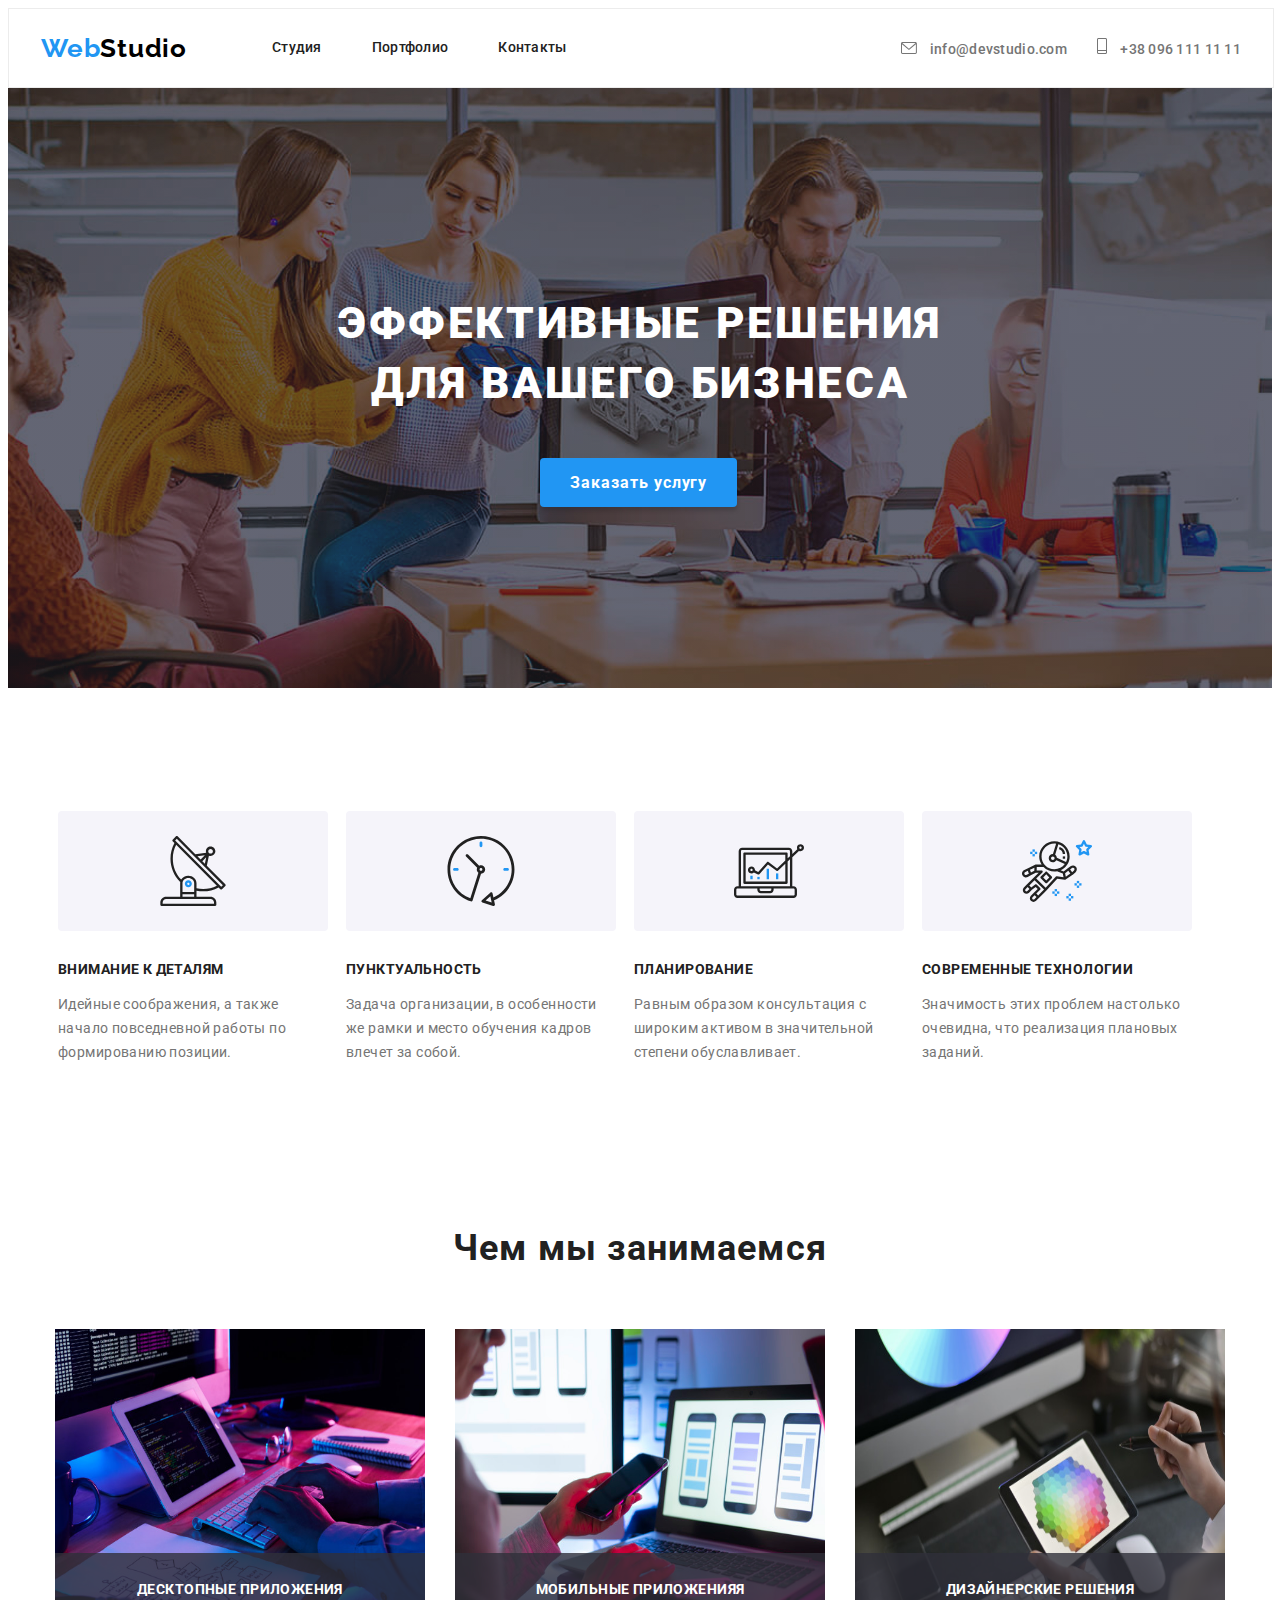
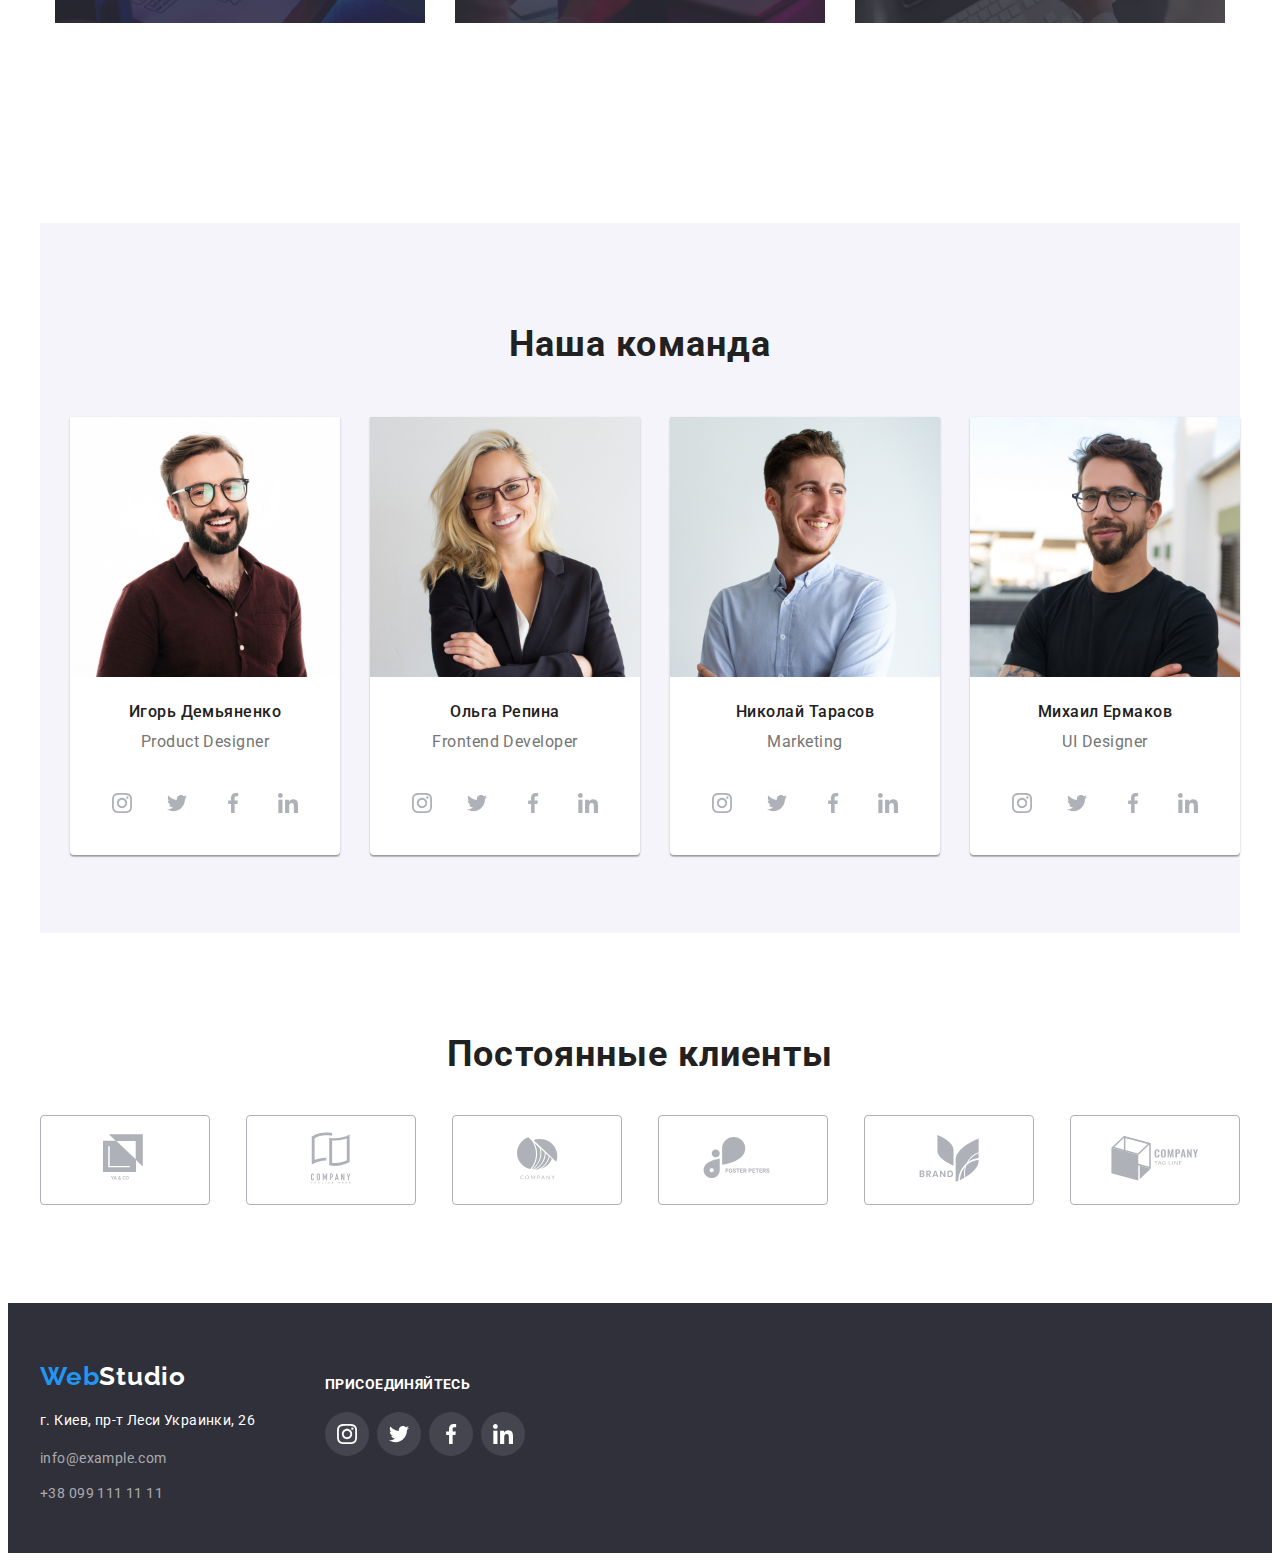
<file: index.html>
<!DOCTYPE html>
<html lang="en">

<head>
    <meta charset="UTF-8">
    <meta http-equiv="X-UA-Compatible" content="IE=edge">
    <meta name="viewport" content="width=device-width, initial-scale=1.0">
    <title>WebStudio</title>
    <link rel="preconnect" href="https://fonts.gstatic.com">
    <link rel="preconnect" href="https://fonts.gstatic.com">
    <link
        href="https://fonts.googleapis.com/css2?family=Raleway:wght@700&family=Roboto:wght@400;500;700;900&display=swap"
        rel="stylesheet">
    <link rel="stylesheet" href="https://cdnjs.cloudflare.com/ajax/libs/modern-normalize/1.0.0/modern-normalize.css"
        integrity="sha512-Zx6MlUMKSVJoQ+83OwhdILe8cSEsCzfqThJd7J/VA2UrK6Ctj85p+xzqfyuNXE5B1k25uUdmJ2OzItbBy9GHAQ=="
        crossorigin="anonymous" />
    <link rel="stylesheet" href="css/style.css">
</head>

<body>
    <!-- header_container -->
    <header class="header">
        <div class="container header_container">
            <nav class="navigation_container">
                <a class="logo" href="./index.html"><span class="web_color">Web</span>Studio</a>
                <ul class="navigation_list">
                    <li class="navigation_list_item">
                        <a class="navigation_list_link active" href="./index.html">Студия</a>
                    </li>
                    <li class="navigation_list_item">
                        <a class="navigation_list_link" href="./portfolio.html">Портфолио</a>
                    </li>
                    <li class="navigation_list_item">
                        <a class="navigation_list_link" href="#">Контакты</a>
                    </li>
                </ul>
            </nav>
            <ul class="header_contacts">
                <li class="header_contacts_list">
                    <a class="mail_tel_link" href="mailto:info@devstudio.com">
                        <svg width="16" height="12" class="header_icons">
                            <use href="./img/pictures/sprites1.svg#icon-email_logo"></use>
                        </svg>
                        info@devstudio.com
                    </a>
                </li>
                <li class="header_contacts_list">
                    <a class="mail_tel_link" href="tel:+380961111111">
                        <svg width="10" height="16" class="header_icons">
                            <use href="./img/pictures/sprites1.svg#icon-Vector_phone"></use>
                        </svg>
                        +38 096 111 11 11
                    </a>
                </li>
            </ul>
        </div>
    </header>
    <!-- header_container off -->


    <!-- main_container -->
    <main>
        <!--hero_container -->
        <section class="hero">
            <div class="container">
                <h1 class="title">Эффективные решения <br> для вашего бизнеса</h1>
                <div class="bottom_position">
                    <button type="button" class="modal_button" data-modal-open>Заказать услугу</button>
                </div>
            </div>
        </section>
        <!--hero_container off -->


        <!-- about_us_container -->
        <section class="about_us">
            <div class="container">
                <ul class="features_list">
                    <li class="features_item">
                        <div class="about_us_icon_div">
                            <svg width="70" height="70" class="about_us_icons">
                                <use href="./img/pictures/sprites1.svg#icon-antenna_logo"></use>
                            </svg>
                        </div>
                        <h3 class="features">Внимание к деталям</h3>
                        <p class="feature_description">Идейные соображения, а также начало повседневной работы по
                            формированию позиции.</p>
                    </li>
                    <li class="features_item">
                        <div class="about_us_icon_div">
                            <svg width="70" height="70" class="about_us_icons">
                                <use href="./img/pictures/sprites1.svg#icon-clock_logo"></use>
                            </svg>
                        </div>
                        <h3 class="features">Пунктуальность</h3>
                        <p class="feature_description">Задача организации, в особенности же рамки и место обучения
                            кадров влечет за собой.</p>
                    </li>
                    <li class="features_item">
                        <div class="about_us_icon_div">
                            <svg width="70" height="70" class="about_us_icons">
                                <use href="./img/pictures/sprites1.svg#icon-diagram_logo"></use>
                            </svg>
                        </div>
                        <h3 class="features">Планирование</h3>
                        <p class="feature_description"> Равным образом консультация с широким активом в значительной
                            степени обуславливает.</p>
                    </li>
                    <li class="features_item">
                        <div class="about_us_icon_div">
                            <svg width="70" height="70" class="about_us_icons">
                                <use href="./img/pictures/sprites1.svg#icon-astronaut_logo"></use>
                            </svg>
                        </div>
                        <h3 class="features">Современные технологии</h3>
                        <p class="feature_description">Значимость этих проблем настолько очевидна, что реализация
                            плановых заданий.</p>
                    </li>
                </ul>

                <div class="photobar_container">
                    <h2 class="photobar_description">Чем мы занимаемся</h2>
                    <ul class="photobar">
                        <li class="photobar__item"><img src="./img/our_work/work_1.jpg" width="370" height="294" alt="Кодинг">
                            <div class="photobar__box">
                            <h3 class="photobar__text">Десктопные приложения</h3>
                            </div>
                        </li>
                        <li class="photobar__item"><img src="./img/our_work/work_2.jpg" width="370" height="294" alt="Современные технологии">
                            <div class="photobar__box">
                            <h3 class="photobar__text">Мобильные приложенияя</h3>
                            </div>
                        </li>
                        <li class="photobar__item"><img src="./img/our_work/work_3.jpg" width="370" height="294" alt="Дизайн">
                            <div class="photobar__box">
                            <h3 class="photobar__text">Дизайнерские решения</h3>
                            </div>
                        </li>
                    </ul>
                </div>
            </div>
        </section>
        <!-- about_us_container_off -->


        <!-- Our team container -->
        <section class="crew-section">
            <div class="crew_container">
                <h2 class="photobar_description">Наша команда</h2>
                <div class="container_crew_list">
                    <ul class="stuff-section">
                        <li class="crew_list">
                            <img src="./img/our_crew/crewman_1.jpg" width="270" height="260" alt="Игорь Демьяненко">
                            <div class="stuff_position-section">
                                <h4 class="stuff_name">Игорь Демьяненко</h4>
                                <p class="stuff_position">Product Designer</p>
                                <ul class="social_list">
                                    <li class="social_list_item">
                                        <a href="#" class="social_list_item_link">
                                            <svg class="social_list_crew">
                                                <use href="./img/pictures/sprites1.svg#icon-instagram2_logo"></use>
                                            </svg>
                                        </a>
                                    </li>

                                    <li class="social_list_item">
                                        <a href="#" class="social_list_item_link ">
                                            <svg class="social_list_crew">
                                                <use href="./img/pictures/sprites1.svg#icon-twitter_logo"></use>
                                            </svg>
                                        </a>
                                    </li>
                                    <li class="social_list_item">
                                        <a href="#" class="social_list_item_link">
                                            <svg class="social_list_crew">
                                                <use href="./img/pictures/sprites1.svg#icon-facebook1_logo"></use>
                                            </svg>
                                        </a>
                                    </li>
                                    <li class="social_list_item">
                                        <a href="#" class="social_list_item_link">
                                            <svg class="social_list_crew">
                                                <use href="./img/pictures/sprites1.svg#icon-linkedin1_logo"></use>
                                            </svg>
                                        </a>
                                    </li>
                                </ul>
                            </div>
                        </li>
                        <li class="crew_list">
                            <img src="./img/our_crew/crewman_2.jpg" width="270" height="260" alt="Ольга Репина">
                            <div class="stuff_position-section">
                                <h4 class="stuff_name">Ольга Репина</h4>
                                <p class="stuff_position">Frontend Developer</p>
                                <ul class="social_list">
                                    <li class="social_list_item">
                                        <a href="#" class="social_list_item_link">
                                            <svg class="social_list_crew">
                                                <use href="./img/pictures/sprites1.svg#icon-instagram2_logo"></use>
                                            </svg>
                                        </a>
                                    </li>

                                    <li class="social_list_item">
                                        <a href="#" class="social_list_item_link">
                                            <svg class="social_list_crew">
                                                <use href="./img/pictures/sprites1.svg#icon-twitter_logo"></use>
                                            </svg>
                                        </a>
                                    </li>
                                    <li class="social_list_item">
                                        <a href="#" class="social_list_item_link ">
                                            <svg class="social_list_crew">
                                                <use href="./img/pictures/sprites1.svg#icon-facebook1_logo"></use>
                                            </svg>
                                        </a>
                                    </li>
                                    <li class="social_list_item">
                                        <a href="#" class="social_list_item_link ">
                                            <svg class="social_list_crew">
                                                <use href="./img/pictures/sprites1.svg#icon-linkedin1_logo"></use>
                                            </svg>
                                        </a>
                                    </li>
                                </ul>
                            </div>
                        </li>
                        <li class="crew_list">
                            <img src="./img/our_crew/crewman_3.jpg" width="270" height="260" alt="Николай Тарасов">
                            <div class="stuff_position-section">
                                <h4 class="stuff_name">Николай Тарасов</h4>
                                <p class="stuff_position">Marketing</p>
                                <ul class="social_list">
                                    <li class="social_list_item">
                                        <a href="#" class="social_list_item_link">
                                            <svg class="social_list_crew">
                                                <use href="./img/pictures/sprites1.svg#icon-instagram2_logo"></use>
                                            </svg>
                                        </a>
                                    </li>

                                    <li class="social_list_item">
                                        <a href="#" class="social_list_item_link">
                                            <svg class="social_list_crew">
                                                <use href="./img/pictures/sprites1.svg#icon-twitter_logo"></use>
                                            </svg>
                                        </a>
                                    </li>
                                    <li class="social_list_item">
                                        <a href="#" class="social_list_item_link">
                                            <svg class="social_list_crew">
                                                <use href="./img/pictures/sprites1.svg#icon-facebook1_logo"></use>
                                            </svg>
                                        </a>
                                    </li>
                                    <li class="social_list_item">
                                        <a href="#" class="social_list_item_link">
                                            <svg class="social_list_crew">
                                                <use href="./img/pictures/sprites1.svg#icon-linkedin1_logo"></use>
                                            </svg>
                                        </a>
                                    </li>
                                </ul>
                            </div>
                        </li>
                        <li class="crew_list">
                            <img src="./img/our_crew/crewman_4.jpg" width="270" height="260" alt="Михаил Ермаков">
                            <div class="stuff_position-section">
                                <h4 class="stuff_name">Михаил Ермаков</h4>
                                <p class="stuff_position">UI Designer</p>
                                <ul class="social_list">
                                    <li class="social_list_item">
                                        <a href="#" class="social_list_item_link ">
                                            <svg class="social_list_crew">
                                                <use href="./img/pictures/sprites1.svg#icon-instagram2_logo"></use>
                                            </svg>
                                        </a>
                                    </li>

                                    <li class="social_list_item">
                                        <a href="#" class="social_list_item_link">
                                            <svg class="social_list_crew">
                                                <use href="./img/pictures/sprites1.svg#icon-twitter_logo"></use>
                                            </svg>
                                        </a>
                                    </li>
                                    <li class="social_list_item">
                                        <a href="#" class="social_list_item_link">
                                            <svg class="social_list_crew">
                                                <use href="./img/pictures/sprites1.svg#icon-facebook1_logo"></use>
                                            </svg>
                                        </a>
                                    </li>
                                    <li class="social_list_item">
                                        <a href="#" class="social_list_item_link">
                                            <svg class="social_list_crew">
                                                <use href="./img/pictures/sprites1.svg#icon-linkedin1_logo"></use>
                                            </svg>
                                        </a>
                                    </li>
                                </ul>
                            </div>
                        </li>
                    </ul>

                </div>
            </div>
        </section>


        <section class="clients_section">
            <div class="container">
                <h2 class="photobar_description">Постоянные клиенты</h2>
                <ul class="clients_list">
                    <li class="clients_li">
                        <a href="#" class="clients_links">
                            <svg width="44" height="49" class="clients_icons">
                                <use href="./img/pictures/sprites1.svg#icon-comp_1"></use>
                            </svg>
                        </a>
                    </li>
                    <li class="clients_li">
                        <a href="#" class="clients_links">
                            <svg width="40" height="52" class="clients_icons">
                                <use href="./img/pictures/sprites1.svg#icon-comp_2"></use>
                            </svg>
                        </a>
                    </li>
                    <li class="clients_li">
                        <a href="#" class="clients_links">
                            <svg width="41" height="43" class="clients_icons">
                                <use href="./img/pictures/sprites1.svg#icon-comp_3"></use>
                            </svg>
                        </a>
                    </li>
                    <li class="clients_li">
                        <a href="#" class="clients_links">
                            <svg width="80" height="42" class="clients_icons">
                                <use href="./img/pictures/sprites1.svg#icon-comp_4"></use>
                            </svg>
                        </a>
                    </li>
                    <li class="clients_li">
                        <a href="#" class="clients_links">
                            <svg width="60" height="47" class="clients_icons">
                                <use href="./img/pictures/sprites1.svg#icon-comp_5"></use>
                            </svg>
                        </a>
                    </li>
                    <li class="clients_li">
                        <a href="#" class="clients_links">
                            <svg width="88" height="45" class="clients_icons">
                                <use href="./img/pictures/sprites1.svg#icon-comp_6"></use>
                            </svg>
                        </a>
                    </li>
                </ul>
            </div>
        </section>



    </main>


    <!-- footer_container -->
    <footer class="footer">
        <div class="container">
            <address class="address">
                <div class="footer_left_side">
                    <ul class="adress_list">
                        <li class="footer_list_logo">
                            <a class="logo2" href="./index.html"><span class="web_color">Web</span>Studio</a>
                        </li>
                        <li class="footer_list">
                            <a class="adress" href="https://goo.gl/maps/JwRgi1YzpjkH3N1S6" target="_blank">г. Киев, пр-т
                                Леси Украинки, 26</a>
                        </li>
                        <li class="footer_list">
                            <a class="footer_mail_tel_section" href="mailto:info@example.com">info@example.com</a>
                        </li>
                        <li class="footer_list">
                            <a class="footer_mail_tel_section" href="tel:+380991111111">+38 099 111 11 11</a>
                        </li>
                    </ul>
                </div>
                <div class="footer_right_side">
                    <p class="footer_social_text">Присоединяйтесь</p>
                    <ul class="social_list_in_footer">
                        <li class="social_list_item">
                            <a href="#" class="social_list_item_link_in_footer">
                                <svg class="social_list_crew_in_footer">
                                    <use href="./img/pictures/sprites1.svg#icon-instagram2_logo"></use>
                                </svg>
                            </a>
                        </li>

                        <li class="social_list_item">
                            <a href="#" class="social_list_item_link_in_footer">
                                <svg class="social_list_crew_in_footer">
                                    <use href="./img/pictures/sprites1.svg#icon-twitter_logo"></use>
                                </svg>
                            </a>
                        </li>
                        <li class="social_list_item">
                            <a href="#" class="social_list_item_link_in_footer">
                                <svg class="social_list_crew_in_footer">
                                    <use href="./img/pictures/sprites1.svg#icon-facebook1_logo"></use>
                                </svg>
                            </a>
                        </li>
                        <li class="social_list_item">
                            <a href="#" class="social_list_item_link_in_footer">
                                <svg class="social_list_crew_in_footer">
                                    <use href="./img/pictures/sprites1.svg#icon-linkedin1_logo"></use>
                                </svg>
                            </a>
                        </li>
                    </ul>
                </div>
            </address>
        </div>
    </footer>


    <div class="backdrop is-hidden" data-modal>
        <div class="modal">
            <botton type="button" class="modal-close_btn" data-modal-close>
             <svg width="11" height="11" class="modal_icon">
                <use href="./img/pictures/modal_c_b.svg#icon-modal_close_button"></use>
             </svg>
            </botton>
        </div>
    </div>


    <script src="./js/modal.js"></script>
</body>

</html>
</file>
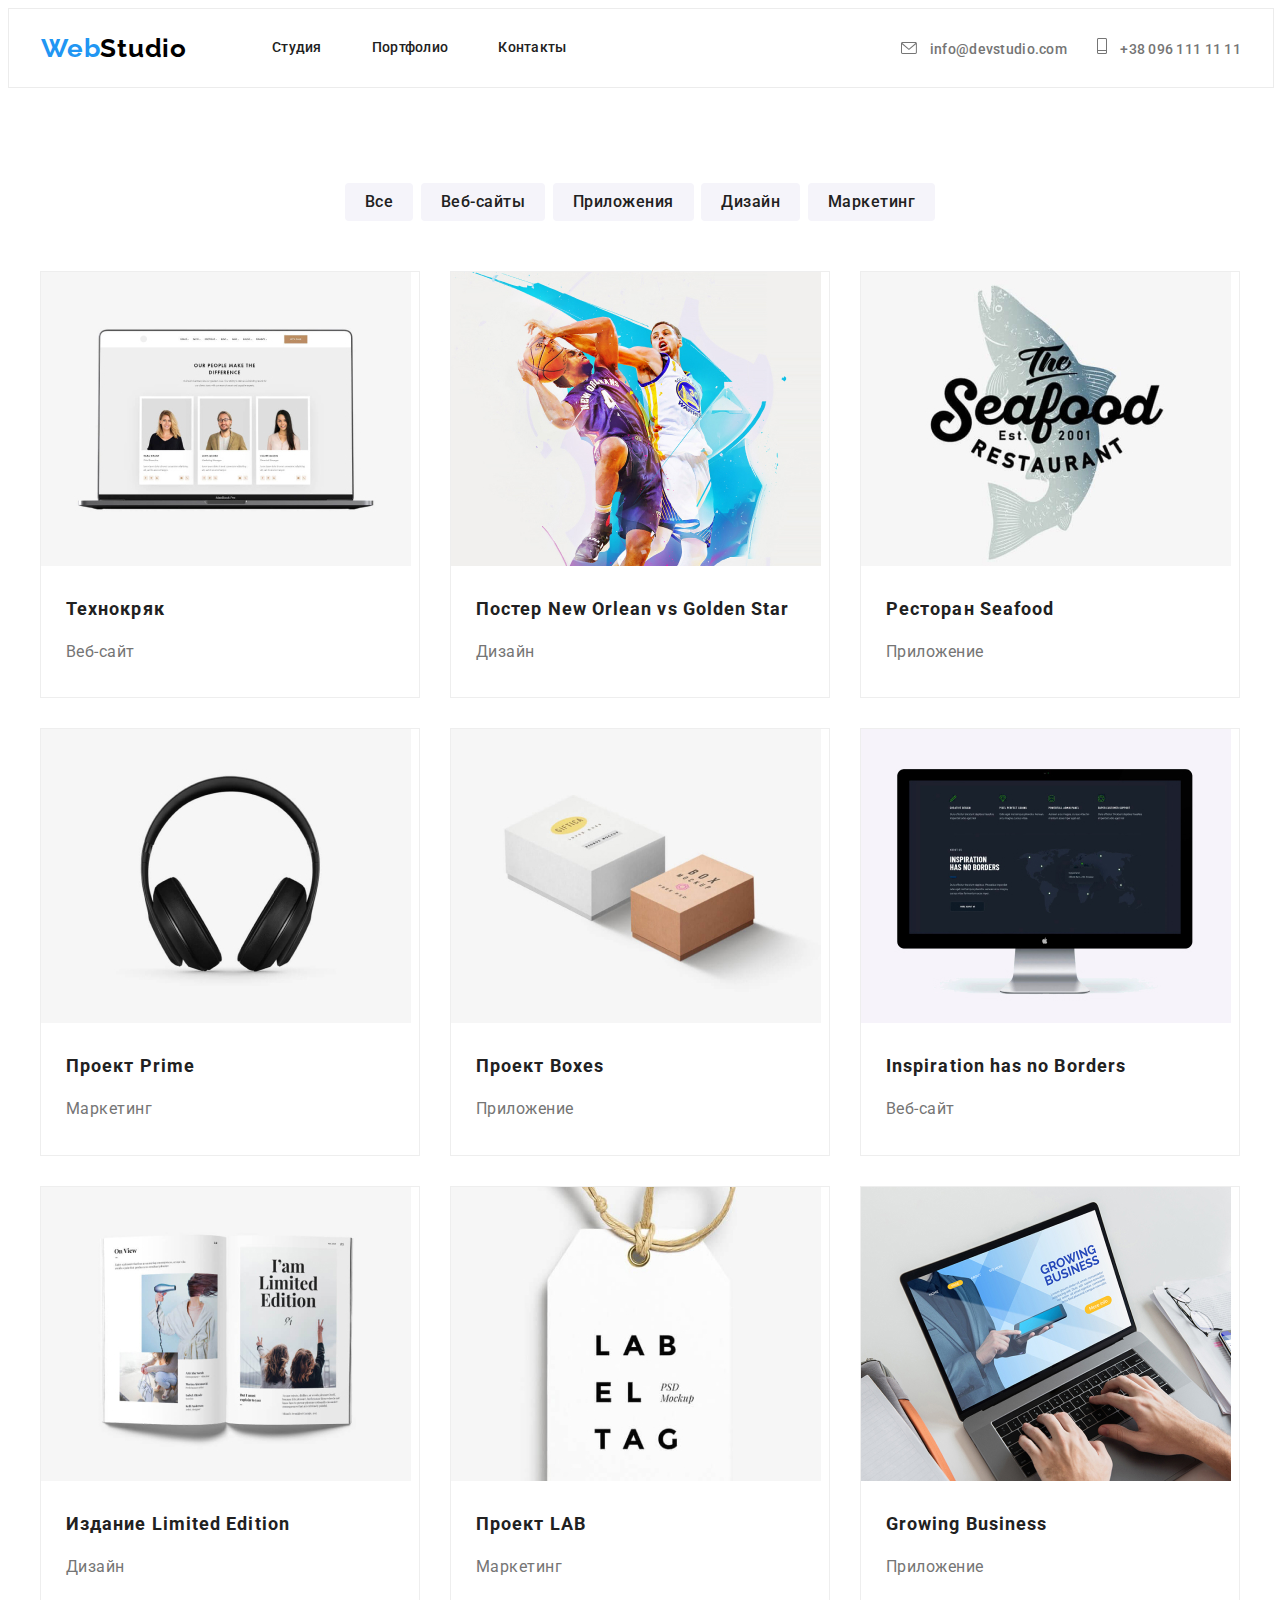
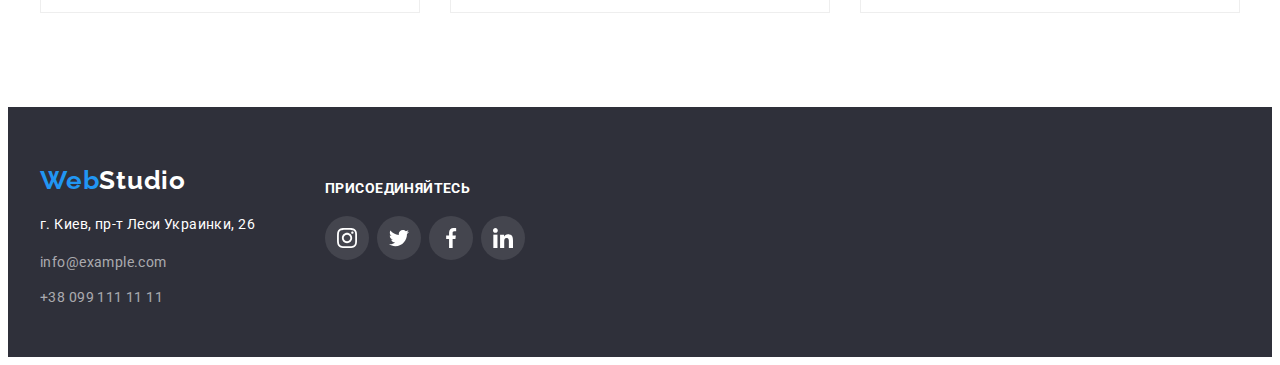
<file: portfolio.html>
<!DOCTYPE html>
<html lang="en">
<head>
    <meta charset="UTF-8">
    <meta http-equiv="X-UA-Compatible" content="IE=edge">
    <meta name="viewport" content="width=device-width, initial-scale=1.0">
    <title>WebStudio</title>
    <link rel="preconnect" href="https://fonts.gstatic.com">
    <link rel="preconnect" href="https://fonts.gstatic.com">
    <link href="https://fonts.googleapis.com/css2?family=Raleway:wght@700&family=Roboto:wght@400;500;700;900&display=swap" rel="stylesheet">
    <link rel="stylesheet" href="https://cdnjs.cloudflare.com/ajax/libs/modern-normalize/1.0.0/modern-normalize.css" integrity="sha512-Zx6MlUMKSVJoQ+83OwhdILe8cSEsCzfqThJd7J/VA2UrK6Ctj85p+xzqfyuNXE5B1k25uUdmJ2OzItbBy9GHAQ==" crossorigin="anonymous" />
    <link rel="stylesheet" href="css/style.css">
</head>

<body>
                        <!-- header_container -->
    <header class="header">
        <div class="container header_container">
        <nav class="navigation_container">
           <a class="logo" href="./index.html"><span class="web_color">Web</span>Studio</a> 
           <ul class="navigation_list">
               <li class="navigation_list_item">
                  <a class="navigation_list_link" href="./index.html">Студия</a> 
               </li>
               <li class="navigation_list_item">
                   <a class="navigation_list_link active" href="./portfolio.html">Портфолио</a>
               </li>
               <li class="navigation_list_item">
                   <a class="navigation_list_link" href="#">Контакты</a>
               </li>
           </ul>
        </nav>
        <ul class="header_contacts">
                <li class="header_contacts_list">
                    <a class="mail_tel_link" href="mailto:info@devstudio.com">
                    <svg width="16" height="12" class="header_icons">
                        <use href="./img/pictures/sprites1.svg#icon-email_logo"></use>
                    </svg>
                        info@devstudio.com
                    </a>
                </li>
                <li class="header_contacts_list">
                    <a class="mail_tel_link" href="tel:+380961111111">
                    <svg width="10" height="16" class="header_icons">
                        <use href="./img/pictures/sprites1.svg#icon-Vector_phone"></use>
                    </svg>
                        +38 096 111 11 11
                    </a>
                </li>
            </ul> 
           </div>
           
    </header>

                        <!-- Main section -->
<main>
    <section class="portfolio_button_section">
        <div class="button_container">
            <ul class="portfolio_button_list">
                 <li class="portfolio_list_item">
                    <button class="portfolio_modal_button">Все</button> 
                </li>
                <li class="portfolio_list_item">
                    <button class="portfolio_modal_button">Веб-сайты</button> 
                </li>
                <li class="portfolio_list_item">
                    <button class="portfolio_modal_button">Приложения</button> 
                </li>
                <li class="portfolio_list_item">
                    <button class="portfolio_modal_button">Дизайн</button> 
                </li>
                <li class="portfolio_list_item">
                    <button class="portfolio_modal_button">Маркетинг</button> 
                </li>
            </ul>
        </div>
        <div class="container portfolio_container">
            <ul class="portfolio_list">
                <li class="portfolio_list_project_item">
                    <img src="./img/portfolio/website.jpg" width="370" alt="Веб-сайт">
                        <div class="portfolio_description">
                        <h3 class="project_mane">Технокряк</h3>
                        <p class="project_description">Веб-сайт</p>
                        <div class="portfolio__text-box">
                            <p class="portfolio__text">Технокряк это современная площадка распространения коронавируса. Компании используют эту платформу для цифрового шпионажа и атак на защищённые сервера конкурентов.</p>
                        </div>
                        </div>
                </li>
                <li class="portfolio_list_project_item">
                    <img src="./img/portfolio/design.jpg" width="370" alt="Дизайн">
                        <div class="portfolio_description">
                        <h3 class="project_mane">Постер New Orlean vs Golden Star</h3>
                        <p class="project_description">Дизайн</p>
                        <div class="portfolio__text-box">
                            <p class="portfolio__text">Технокряк это современная площадка распространения коронавируса. Компании используют эту платформу для цифрового шпионажа и атак на защищённые сервера конкурентов.</p>
                        </div>
                        </div>
                </li>
                <li class="portfolio_list_project_item">
                    <img src="./img/portfolio/application.jpg" width="370" alt="Приложение">
                        <div class="portfolio_description">
                        <h3 class="project_mane">Ресторан Seafood</h3>
                        <p class="project_description">Приложение</p>
                        <div class="portfolio__text-box">
                            <p class="portfolio__text">Технокряк это современная площадка распространения коронавируса. Компании используют эту платформу для цифрового шпионажа и атак на защищённые сервера конкурентов.</p>
                        </div>
                    </div>
                </li>
                <li class="portfolio_list_project_item">
                    <img src="./img/portfolio/marketing.jpg" width="370" alt="Маркетинг">
                        <div class="portfolio_description">
                        <h3 class="project_mane">Проект Prime</h3>
                        <p class="project_description">Маркетинг</p>
                        <div class="portfolio__text-box">
                            <p class="portfolio__text">Технокряк это современная площадка распространения коронавируса. Компании используют эту платформу для цифрового шпионажа и атак на защищённые сервера конкурентов.</p>
                        </div>
                        </div>
                </li>
                <li class="portfolio_list_project_item">
                    <img src="./img/portfolio/application2.jpg" width="370" alt="Приложение">
                        <div class="portfolio_description">
                        <h3 class="project_mane">Проект Boxes</h3>
                        <p class="project_description">Приложение</p>
                        <div class="portfolio__text-box">
                            <p class="portfolio__text">Технокряк это современная площадка распространения коронавируса. Компании используют эту платформу для цифрового шпионажа и атак на защищённые сервера конкурентов.</p>
                        </div>
                        </div>
                 </li>
                <li class="portfolio_list_project_item">
                    <img src="./img/portfolio/website2.jpg" width="370" alt="Веб-сайт">
                        <div class="portfolio_description">
                        <h3 class="project_mane">Inspiration has no Borders</h3>
                        <p class="project_description">Веб-сайт</p>
                        <div class="portfolio__text-box">
                            <p class="portfolio__text">Технокряк это современная площадка распространения коронавируса. Компании используют эту платформу для цифрового шпионажа и атак на защищённые сервера конкурентов.</p>
                        </div>
                        </div>
                </li>
                <li class="portfolio_list_project_item">
                    <img src="./img/portfolio/design2.jpg" width="370" alt="Дизайн">
                        <div class="portfolio_description">
                        <h3 class="project_mane">Издание Limited Edition</h3>
                        <p class="project_description">Дизайн</p>
                        <div class="portfolio__text-box">
                            <p class="portfolio__text">Технокряк это современная площадка распространения коронавируса. Компании используют эту платформу для цифрового шпионажа и атак на защищённые сервера конкурентов.</p>
                        </div>
                        </div>
                </li>
                <li class="portfolio_list_project_item">
                    <img src="./img/portfolio/marketing2.jpg" width="370" alt="Маркетин">
                        <div class="portfolio_description">
                        <h3 class="project_mane">Проект LAB</h3>
                        <p class="project_description">Маркетинг</p>
                        <div class="portfolio__text-box">
                            <p class="portfolio__text">Технокряк это современная площадка распространения коронавируса. Компании используют эту платформу для цифрового шпионажа и атак на защищённые сервера конкурентов.</p>
                        </div>
                        </div>
                </li>
                <li class="portfolio_list_project_item">
                    <img src="./img/portfolio/application3.jpg" width="370" alt="Приложение">
                        <div class="portfolio_description">
                        <h3 class="project_mane">Growing Business</h3>
                        <p class="project_description">Приложение</p>
                        <div class="portfolio__text-box">
                            <p class="portfolio__text">Технокряк это современная площадка распространения коронавируса. Компании используют эту платформу для цифрового шпионажа и атак на защищённые сервера конкурентов.</p>
                        </div>
                        </div>
                    </li>
                </ul>
            </div>
    </section>
</main>

<!-- footer_container -->
    <footer class="footer">
        <div class="container">
            <address class="address">
                <div class="footer_left_side">
                <ul class="adress_list">
                    <li class="footer_list_logo">
                        <a class="logo2" href="./index.html"><span class="web_color">Web</span>Studio</a> 
                    </li>
                    <li class="footer_list">
                        <a class="adress" href="https://goo.gl/maps/JwRgi1YzpjkH3N1S6" target="_blank">г. Киев, пр-т Леси Украинки, 26</a> 
                    </li>
                    <li class="footer_list">
                        <a class="footer_mail_tel_section" href="mailto:info@example.com">info@example.com</a> 
                    </li>
                    <li class="footer_list">
                        <a class="footer_mail_tel_section" href="tel:+380991111111">+38 099 111 11 11</a> 
                    </li>
               </ul>
               </div>
               <div class="footer_right_side">
                   <p class="footer_social_text">Присоединяйтесь</p>
                <ul class="social_list_in_footer">
                           <li class="social_list_item">
                               <a href="#" class="social_list_item_link_in_footer">
                                    <svg class="social_list_crew_in_footer">
                                        <use href="./img/pictures/sprites1.svg#icon-instagram2_logo"></use>
                                   </svg>
                               </a>
                           </li>
                        
                           <li class="social_list_item">
                               <a href="#" class="social_list_item_link_in_footer">
                                   <svg class="social_list_crew_in_footer">
                                      <use href="./img/pictures/sprites1.svg#icon-twitter_logo"></use>
                                   </svg>
                               </a>
                           </li>
                           <li class="social_list_item">
                                <a href="#" class="social_list_item_link_in_footer">
                                   <svg class="social_list_crew_in_footer">
                                       <use href="./img/pictures/sprites1.svg#icon-facebook1_logo"></use>
                                   </svg>
                                </a>
                           </li>
                          <li class="social_list_item">
                                <a href="#" class="social_list_item_link_in_footer">
                                   <svg class="social_list_crew_in_footer">
                                       <use href="./img/pictures/sprites1.svg#icon-linkedin1_logo"></use>
                                   </svg>
                                </a>
                          </li>
               </ul>
               </div>
            </address>
        </div>
    </footer>
    
</body>
</html>
</file>
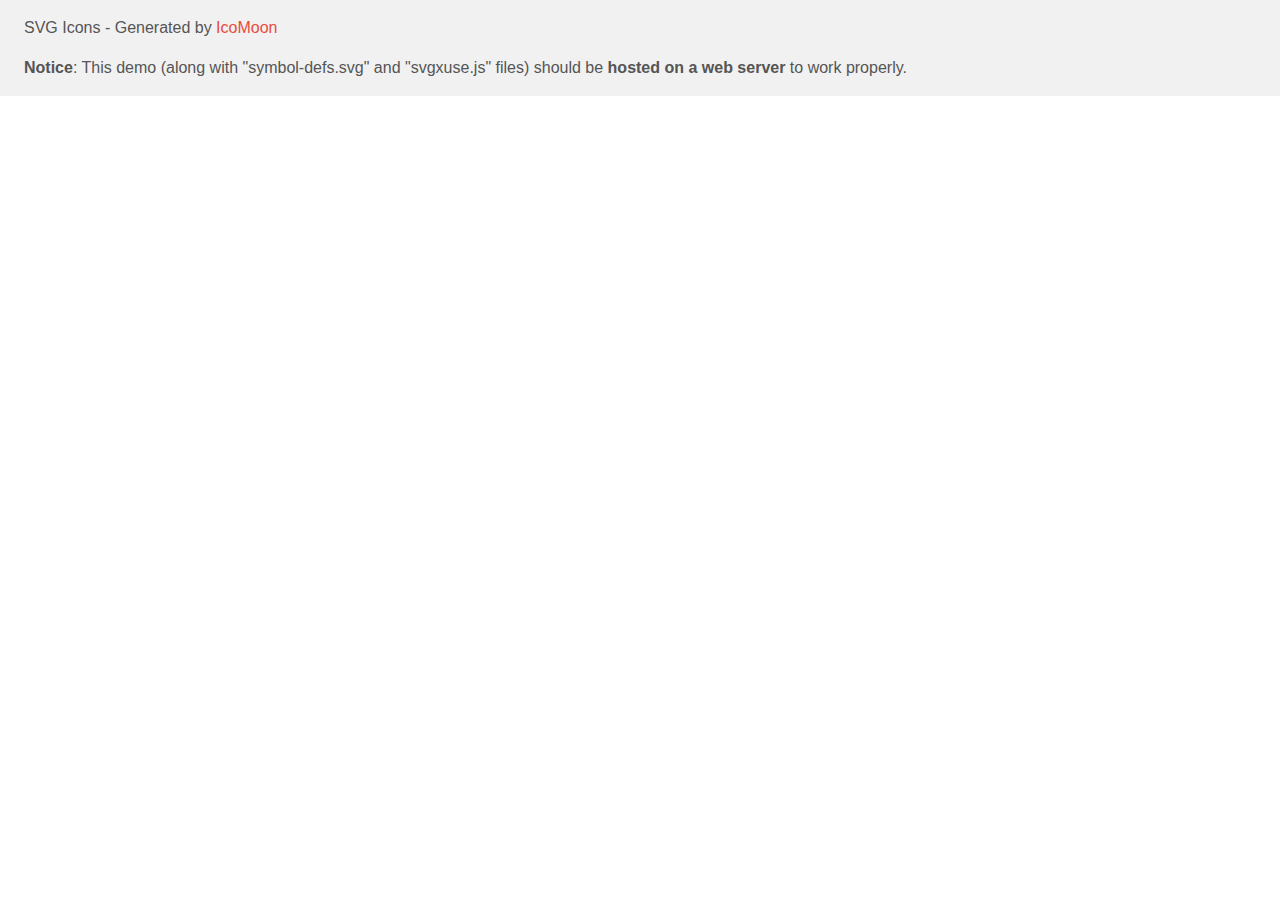
<file: img/icomoon/demo-external-svg.html>
<!doctype html>
<html>
<head>
    <title>IcoMoon - SVG Icons</title>
    <meta charset="utf-8">
    <meta name="viewport" content="width=device-width, initial-scale=1">
    <link rel="stylesheet" href="demo-files/demo.css">
    <link rel="stylesheet" href="style.css">
</head>
<body>
<header class="bgc1 clearfix">
<div class="mhl">
    <p>SVG Icons - Generated by <a href="https://icomoon.io/app">IcoMoon</a></p><p><strong>Notice</strong>: This demo (along with "symbol-defs.svg" and "svgxuse.js" files) should be <b>hosted on a web server</b> to work properly.</p>
</div>
</header>
<script defer src="svgxuse.js"></script>
</body>
</html>
</file>
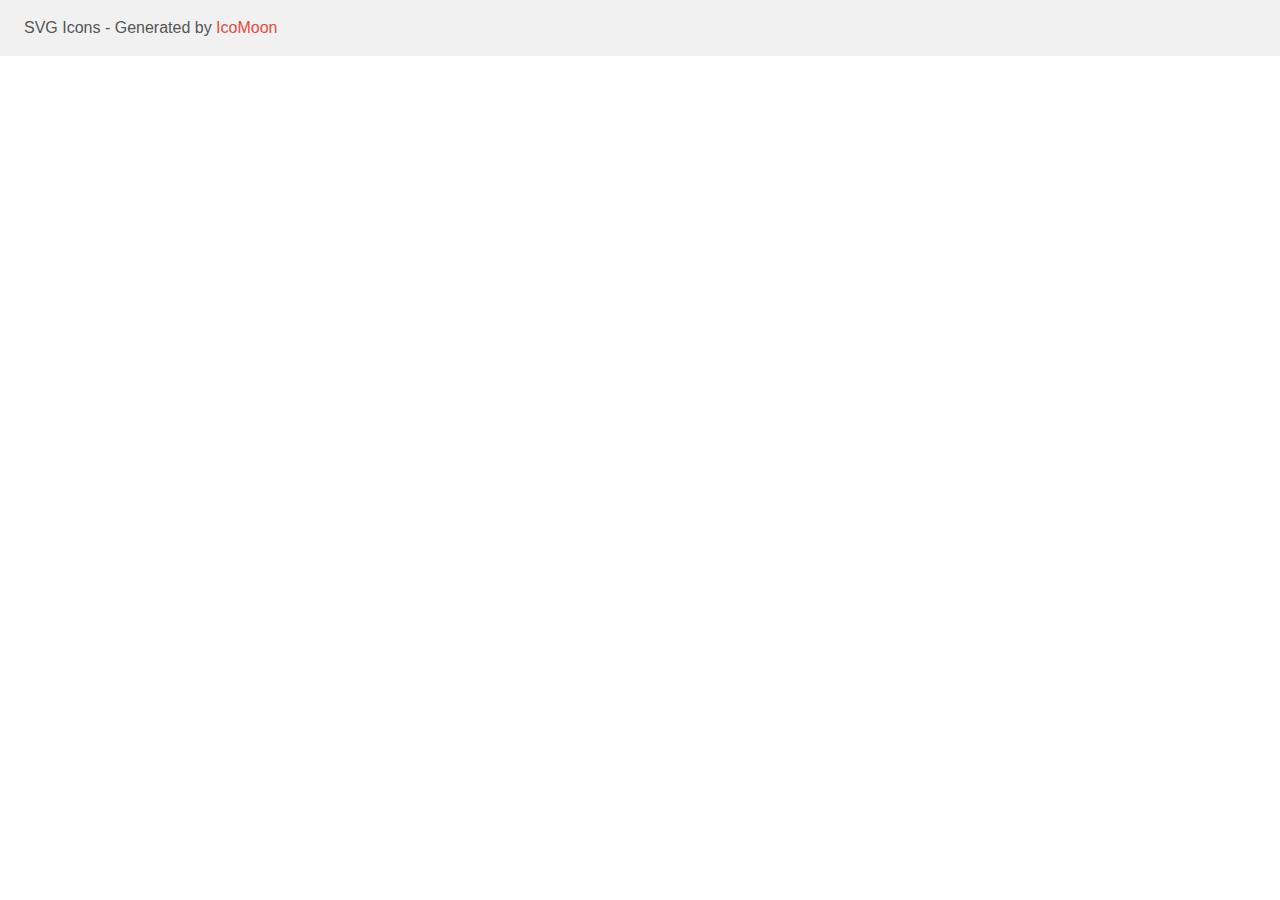
<file: img/icomoon/demo.html>
<!doctype html>
<html>
<head>
    <title>IcoMoon - SVG Icons</title>
    <meta charset="utf-8">
    <meta name="viewport" content="width=device-width, initial-scale=1">
    <link rel="stylesheet" href="demo-files/demo.css">
    <link rel="stylesheet" href="style.css">
</head>
<body>
<svg aria-hidden="true" style="position: absolute; width: 0; height: 0; overflow: hidden;" version="1.1" xmlns="http://www.w3.org/2000/svg" xmlns:xlink="http://www.w3.org/1999/xlink">
<defs>
</defs>
</svg>

<header class="bgc1 clearfix">
<div class="mhl">
    <p>SVG Icons - Generated by <a href="https://icomoon.io/app">IcoMoon</a></p>
</div>
</header>
<script defer src="svgxuse.js"></script>
</body>
</html>
</file>
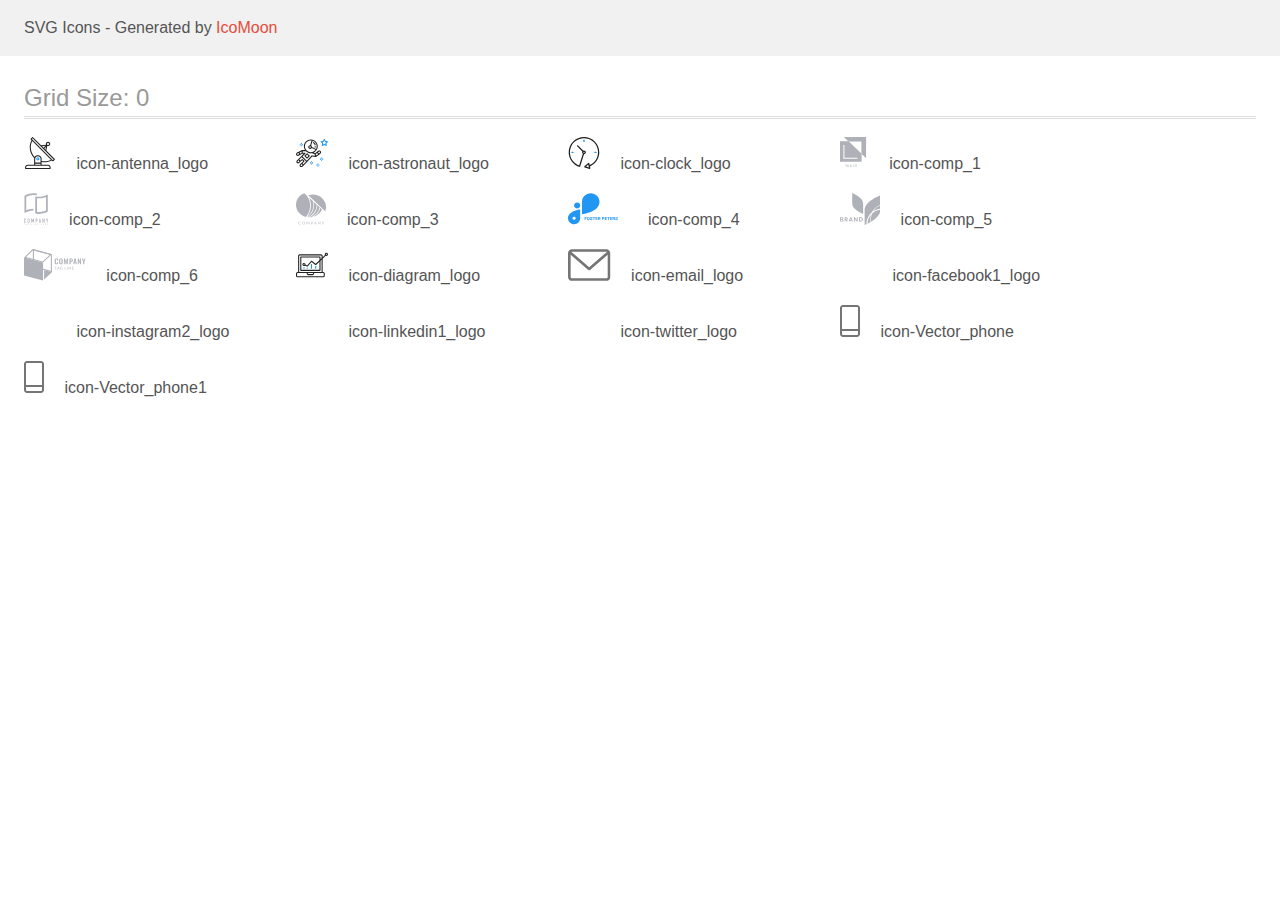
<file: img/pictures/icomoon (1)/demo.html>
<!doctype html>
<html>
<head>
    <title>IcoMoon - SVG Icons</title>
    <meta charset="utf-8">
    <meta name="viewport" content="width=device-width, initial-scale=1">
    <link rel="stylesheet" href="demo-files/demo.css">
    <link rel="stylesheet" href="style.css">
</head>
<body>
<svg aria-hidden="true" style="position: absolute; width: 0; height: 0; overflow: hidden;" version="1.1" xmlns="http://www.w3.org/2000/svg" xmlns:xlink="http://www.w3.org/1999/xlink">
<defs>
<symbol id="icon-antenna_logo" viewBox="0 0 32 32">
<path fill="#212121" style="fill: var(--color1, #212121)" d="M30.773 22.098l-8.443-8.505 0.937-4.615c0.242 0.094 0.499 0.144 0.758 0.146h0.006c1.192 0.014 2.17-0.941 2.184-2.133s-0.941-2.17-2.133-2.184c-1.192-0.014-2.17 0.941-2.184 2.133-0.003 0.255 0.039 0.509 0.125 0.749l-4.96 0.605-8.091-8.133c-0.099-0.101-0.235-0.159-0.377-0.16-0.14 0.001-0.274 0.056-0.373 0.155l-1.513 1.504c-0.208 0.208-0.208 0.546 0 0.754l0.814 0.826c-3.153 5.798-2.129 12.978 2.519 17.663 0.043 0.041 0.092 0.074 0.146 0.098-0.034 0.18-0.051 0.364-0.052 0.547v6.187h-6.4c-1.472 0.002-2.665 1.195-2.667 2.667v1.067c0 0.295 0.239 0.533 0.533 0.533h24.533c0.295 0 0.533-0.239 0.533-0.533v-1.067c-0.002-1.472-1.195-2.665-2.667-2.667h-6.4v-2.742c1.003 0.21 2.024 0.317 3.049 0.32 2.458-0.003 4.877-0.615 7.040-1.783l0.818 0.823c0.099 0.101 0.235 0.159 0.377 0.16 0.14-0.001 0.274-0.056 0.373-0.155l1.513-1.504c0.208-0.208 0.208-0.546 0-0.754zM23.28 6.233c0.418-0.415 1.093-0.414 1.508 0.004s0.414 1.093-0.004 1.508c-0.2 0.199-0.47 0.31-0.752 0.31h-0.003c-0.589-0.003-1.064-0.483-1.061-1.072 0.002-0.282 0.115-0.552 0.314-0.751h-0.002zM22.024 9.738l-0.598 2.946-1.175-1.182 1.774-1.763zM21.419 8.836l-1.92 1.909-1.485-1.493 3.405-0.415zM24.004 28.8c0.884 0 1.6 0.716 1.6 1.6v0.533h-23.467v-0.533c0-0.884 0.716-1.6 1.6-1.6h20.267zM16.537 26.667v1.067h-5.333v-1.067h5.333zM11.204 25.6v-4.053c0-1.294 1.196-2.347 2.667-2.347s2.667 1.053 2.667 2.347v4.053h-5.333zM17.604 23.904v-2.357c0-1.882-1.675-3.413-3.733-3.413-1.331-0.020-2.576 0.657-3.281 1.786-4.058-4.274-4.971-10.645-2.279-15.887l18.602 18.708c-2.872 1.461-6.165 1.873-9.309 1.163zM28.893 23.22l-21.057-21.181 0.755-0.752 7.935 7.98c0.004 0 0.006 0.007 0.010 0.010l13.115 13.191-0.757 0.752z"></path>
<path fill="#2196f3" style="fill: var(--color2, #2196f3)" d="M13.876 20.267h-0.005c-0.884-0.001-1.601 0.714-1.602 1.598s0.714 1.601 1.598 1.602h0.005c0.884 0.001 1.601-0.714 1.602-1.598s-0.714-1.601-1.598-1.602zM14.249 22.245c-0.1 0.1-0.236 0.156-0.378 0.155-0.295-0.002-0.532-0.242-0.531-0.536 0.001-0.141 0.057-0.276 0.157-0.375s0.233-0.154 0.373-0.155c0.295 0.002 0.532 0.241 0.53 0.536-0.001 0.141-0.057 0.276-0.157 0.375h0.005z"></path>
</symbol>
<symbol id="icon-astronaut_logo" viewBox="0 0 32 32">
<path fill="#2196f3" style="fill: var(--color2, #2196f3)" d="M31.974 4.524c-0.063-0.193-0.229-0.333-0.43-0.363l-1.91-0.278-0.855-1.731c-0.179-0.365-0.777-0.365-0.956 0l-0.855 1.731-1.91 0.278c-0.201 0.029-0.367 0.17-0.431 0.363-0.062 0.193-0.011 0.405 0.135 0.547l1.383 1.348-0.326 1.903c-0.034 0.2 0.048 0.402 0.212 0.522 0.166 0.121 0.382 0.135 0.562 0.040l1.709-0.899 1.709 0.899c0.078 0.041 0.164 0.061 0.249 0.061 0.11 0 0.221-0.034 0.314-0.102 0.164-0.119 0.246-0.322 0.212-0.522l-0.326-1.903 1.383-1.348c0.145-0.142 0.197-0.354 0.135-0.547zM29.511 5.851c-0.125 0.122-0.183 0.299-0.153 0.472l0.191 1.114-1-0.526c-0.078-0.041-0.163-0.061-0.249-0.061s-0.17 0.020-0.249 0.061l-1.001 0.526 0.191-1.114c0.030-0.173-0.028-0.349-0.153-0.472l-0.81-0.789 1.119-0.163c0.174-0.025 0.324-0.134 0.402-0.292l0.5-1.013 0.5 1.013c0.078 0.157 0.228 0.267 0.402 0.292l1.119 0.163-0.809 0.789z"></path>
<path fill="#2196f3" style="fill: var(--color2, #2196f3)" d="M26.134 20.522h-1.067v1.067h1.067v-1.067z"></path>
<path fill="#2196f3" style="fill: var(--color2, #2196f3)" d="M26.134 22.656h-1.067v1.067h1.067v-1.067z"></path>
<path fill="#2196f3" style="fill: var(--color2, #2196f3)" d="M27.2 21.589h-1.067v1.067h1.067v-1.067z"></path>
<path fill="#2196f3" style="fill: var(--color2, #2196f3)" d="M25.067 21.589h-1.067v1.067h1.067v-1.067z"></path>
<path fill="#2196f3" style="fill: var(--color2, #2196f3)" d="M22.4 26.389h-1.067v1.067h1.067v-1.067z"></path>
<path fill="#2196f3" style="fill: var(--color2, #2196f3)" d="M22.4 28.522h-1.067v1.067h1.067v-1.067z"></path>
<path fill="#2196f3" style="fill: var(--color2, #2196f3)" d="M23.467 27.456h-1.067v1.067h1.067v-1.067z"></path>
<path fill="#2196f3" style="fill: var(--color2, #2196f3)" d="M21.333 27.456h-1.067v1.067h1.067v-1.067z"></path>
<path fill="#2196f3" style="fill: var(--color2, #2196f3)" d="M16 24.256h-1.067v1.067h1.067v-1.067z"></path>
<path fill="#2196f3" style="fill: var(--color2, #2196f3)" d="M16 26.389h-1.067v1.067h1.067v-1.067z"></path>
<path fill="#2196f3" style="fill: var(--color2, #2196f3)" d="M17.067 25.322h-1.067v1.067h1.067v-1.067z"></path>
<path fill="#2196f3" style="fill: var(--color2, #2196f3)" d="M14.933 25.322h-1.067v1.067h1.067v-1.067z"></path>
<path fill="#2196f3" style="fill: var(--color2, #2196f3)" d="M5.867 6.122h-1.067v1.067h1.067v-1.067z"></path>
<path fill="#2196f3" style="fill: var(--color2, #2196f3)" d="M5.867 8.255h-1.067v1.067h1.067v-1.067z"></path>
<path fill="#2196f3" style="fill: var(--color2, #2196f3)" d="M6.933 7.189h-1.067v1.067h1.067v-1.067z"></path>
<path fill="#2196f3" style="fill: var(--color2, #2196f3)" d="M4.8 7.189h-1.067v1.067h1.067v-1.067z"></path>
<path fill="#212121" style="fill: var(--color1, #212121)" d="M24.715 14.159c-0.287-0.388-0.709-0.637-1.188-0.705-0.481-0.068-0.956 0.058-1.34 0.352l-1.252 0.96-1.898 1.417-1.358-0.541c2.421-1.086 4.114-3.508 4.114-6.32 0-3.823-3.123-6.933-6.961-6.933s-6.961 3.11-6.961 6.933c0 1.386 0.414 2.674 1.12 3.758l-2.764-0.024c-0.002 0-0.003 0-0.005 0-0.009 0-0.015 0.004-0.023 0.005-0.053 0.002-0.105 0.013-0.155 0.031-0.013 0.005-0.026 0.008-0.038 0.013-0.006 0.003-0.013 0.003-0.019 0.006l-3.233 1.596c-0.001 0-0.001 0-0.001 0.001l-1.893 0.911c-0.021 0.009-0.042 0.021-0.063 0.035-0.755 0.502-1.012 1.489-0.598 2.295 0.22 0.429 0.595 0.745 1.056 0.889 0.178 0.055 0.359 0.083 0.539 0.083 0.29 0 0.577-0.071 0.839-0.211l1.388-0.738 2.264-1.169 1.357-0.008-5.442 5.416c-0.001 0.001-0.001 0.001-0.002 0.001l-1.339 1.333c-0.316 0.315-0.49 0.732-0.49 1.178s0.174 0.863 0.49 1.179c0.325 0.323 0.752 0.485 1.179 0.485s0.854-0.162 1.18-0.485l1.314-1.309 1.741-1.3 0.901 0.897-1.762 1.754c-0 0.001-0.001 0.001-0.002 0.001l-1.339 1.333c-0.316 0.315-0.49 0.732-0.49 1.178s0.174 0.863 0.49 1.179c0.325 0.323 0.753 0.485 1.18 0.485s0.855-0.162 1.18-0.485l3.482-3.467c0.001-0.001 0.001-0.001 0.001-0.002l1.010-1-0.004-0.004c0.006-0.006 0.015-0.009 0.022-0.015l5.166-5.658 3.471 0.494c0.025 0.004 0.050 0.005 0.075 0.005 0.065 0 0.127-0.015 0.187-0.038 0.018-0.006 0.033-0.015 0.050-0.023 0.019-0.010 0.039-0.015 0.058-0.027l3.213-2.133c0.012-0.008 0.018-0.021 0.029-0.029 0.013-0.010 0.029-0.014 0.041-0.026l1.271-1.191c0.662-0.62 0.753-1.635 0.212-2.362zM2.13 17.77c-0.173 0.093-0.37 0.111-0.558 0.052-0.187-0.058-0.338-0.186-0.427-0.358-0.161-0.314-0.068-0.695 0.214-0.902l1.314-0.632 0.449 1.312-0.992 0.528zM5.628 15.942l-1.548 0.8-0.439-1.283 2.027-1.001-0.040 1.484zM20.727 9.322c0 0.918-0.219 1.785-0.599 2.559l-4.181-1.899c-0.044-0.573-0.341-1.075-0.788-1.388l1.464-4.86c2.378 0.756 4.105 2.974 4.105 5.588zM8.938 9.322c0-3.235 2.644-5.867 5.894-5.867 0.253 0 0.5 0.021 0.745 0.052l-1.432 4.754c-0.019-0.001-0.037-0.006-0.057-0.006-1.033 0-1.873 0.837-1.873 1.867s0.84 1.867 1.873 1.867c0.694 0 1.294-0.383 1.618-0.945l3.862 1.755c-1.075 1.446-2.795 2.39-4.737 2.39-3.25 0-5.894-2.632-5.894-5.867zM14.894 10.122c0 0.441-0.362 0.8-0.806 0.8s-0.806-0.359-0.806-0.8c0-0.441 0.362-0.8 0.806-0.8s0.806 0.359 0.806 0.8zM2.465 25.146c-0.236 0.234-0.619 0.234-0.854 0.001-0.114-0.114-0.176-0.263-0.176-0.423s0.062-0.309 0.176-0.421l0.962-0.958 0.851 0.848-0.959 0.955zM5.679 28.88c-0.236 0.234-0.619 0.235-0.855 0.001-0.114-0.114-0.176-0.263-0.176-0.423s0.062-0.309 0.176-0.421l0.963-0.959 0.852 0.848-0.96 0.955zM9.16 25.411c-0.001 0-0.001 0-0.002 0.001l-1.765 1.76-0.852-0.848 1.763-1.755c0 0 0 0 0-0s0.001-0.001 0.002-0.001c0.040-0.040 0.065-0.088 0.090-0.135 0.007-0.014 0.020-0.026 0.026-0.040 0.017-0.041 0.019-0.085 0.026-0.129 0.003-0.025 0.014-0.047 0.014-0.073 0-0.036-0.013-0.070-0.020-0.106-0.006-0.032-0.006-0.065-0.019-0.095-0.020-0.050-0.055-0.094-0.091-0.138-0.010-0.012-0.014-0.027-0.025-0.038 0 0 0 0-0.001 0s-0.001-0.002-0.001-0.002l-1.607-1.6c-0.017-0.017-0.039-0.024-0.058-0.038-0.028-0.022-0.055-0.042-0.087-0.058-0.030-0.015-0.061-0.024-0.093-0.033-0.034-0.010-0.067-0.017-0.103-0.020-0.033-0.002-0.063 0.001-0.095 0.005-0.036 0.004-0.069 0.009-0.104 0.020-0.034 0.011-0.063 0.027-0.094 0.045-0.020 0.011-0.042 0.015-0.061 0.029l-1.773 1.324-0.901-0.897 2.399-2.386 4.361 4.289-0.928 0.919zM15.979 18.394c-0.015-0.002-0.030 0.004-0.045 0.003-0.039-0.002-0.076 0.001-0.115 0.007-0.030 0.005-0.059 0.011-0.088 0.021-0.034 0.012-0.065 0.028-0.097 0.047-0.030 0.018-0.057 0.037-0.083 0.061-0.013 0.011-0.028 0.017-0.040 0.029l-4.698 5.146-4.328-4.257 2.833-2.818c0.209-0.208 0.21-0.546 0.002-0.755-0.105-0.105-0.243-0.157-0.381-0.156v-0.001l-2.219 0.013 0.028-1.607 3.104 0.027c1.265 1.294 3.029 2.101 4.981 2.101 0.437 0 0.864-0.045 1.279-0.123 0.040 0.032 0.079 0.065 0.13 0.085l2.41 0.96 0.331 1.644-3.003-0.427zM20.020 18.572l-0.313-1.558 1.446-1.080 0.947 1.257-2.080 1.381zM23.774 15.741l-0.838 0.785-0.931-1.236 0.831-0.637c0.155-0.119 0.351-0.168 0.543-0.143 0.193 0.027 0.364 0.128 0.48 0.284 0.217 0.292 0.18 0.699-0.085 0.947z"></path>
<path fill="#212121" style="fill: var(--color1, #212121)" d="M13.602 18.544l-2.143-2.133c-0.207-0.207-0.545-0.207-0.753 0l-2.142 2.133c-0.1 0.101-0.157 0.236-0.157 0.378s0.056 0.278 0.157 0.378l2.142 2.133c0.104 0.103 0.241 0.155 0.377 0.155s0.273-0.052 0.376-0.155l2.143-2.133c0.1-0.1 0.157-0.236 0.157-0.378s-0.057-0.278-0.157-0.378zM11.083 20.303l-1.387-1.381 1.387-1.381 1.387 1.381-1.387 1.381z"></path>
<path fill="#212121" style="fill: var(--color1, #212121)" d="M17.164 5.071l-0.258 1.036c0.071 0.018 1.738 0.452 1.738 2.149h1.067c-0-2.017-1.666-2.965-2.547-3.185z"></path>
<path fill="#212121" style="fill: var(--color1, #212121)" d="M19.711 9.322h-1.067v1.067h1.067v-1.067z"></path>
</symbol>
<symbol id="icon-clock_logo" viewBox="0 0 32 32">
<path fill="#212121" style="fill: var(--color1, #212121)" d="M31.297 15.301c-0.002-8.452-6.855-15.303-15.308-15.301s-15.303 6.855-15.301 15.308c0.001 6.658 4.307 12.551 10.649 14.576 0.061 0.019 0.124 0.029 0.187 0.029 0.121-0 0.239-0.032 0.342-0.094 0.135-0.080 0.236-0.207 0.283-0.356l3.865-12.25c1.057-0.005 1.909-0.866 1.903-1.923s-0.866-1.909-1.923-1.903c-0.284 0.001-0.565 0.067-0.82 0.191l-5.106-5.107c-0.253-0.245-0.657-0.238-0.902 0.016-0.239 0.247-0.239 0.639 0 0.886l5.103 5.109c-0.392 0.799-0.168 1.764 0.536 2.309l-3.683 11.673c-7.278-2.681-11.004-10.754-8.323-18.032s10.754-11.004 18.032-8.323 11.004 10.754 8.323 18.032c-1.31 3.556-4.001 6.431-7.462 7.973l-0.398-1.874c-0.073-0.344-0.411-0.565-0.756-0.492-0.109 0.023-0.209 0.074-0.292 0.148l-3.837 3.426c-0.263 0.234-0.287 0.637-0.052 0.9 0.076 0.085 0.174 0.149 0.283 0.184l4.899 1.563c0.335 0.108 0.694-0.077 0.802-0.412 0.034-0.106 0.040-0.219 0.017-0.328l-0.391-1.839c5.664-2.388 9.342-7.942 9.329-14.089zM15.992 14.664c0.352 0 0.638 0.286 0.638 0.638s-0.286 0.638-0.638 0.638c-0.352 0-0.638-0.285-0.638-0.638s0.285-0.638 0.638-0.638zM18.093 29.528l2.184-1.948 0.603 2.84-2.787-0.892z"></path>
<path fill="#2196f3" style="fill: var(--color2, #2196f3)" d="M15.354 3.185v1.275c0 0.352 0.285 0.638 0.638 0.638s0.638-0.285 0.638-0.638v-1.275c0-0.352-0.286-0.638-0.638-0.638s-0.638 0.286-0.638 0.638z"></path>
<path fill="#2196f3" style="fill: var(--color2, #2196f3)" d="M3.876 14.664c-0.352 0-0.638 0.286-0.638 0.638s0.285 0.638 0.638 0.638h1.275c0.352 0 0.638-0.285 0.638-0.638s-0.285-0.638-0.638-0.638h-1.275z"></path>
<path fill="#2196f3" style="fill: var(--color2, #2196f3)" d="M28.108 15.939c0.352 0 0.638-0.285 0.638-0.638s-0.285-0.638-0.638-0.638h-1.275c-0.352 0-0.638 0.286-0.638 0.638s0.286 0.638 0.638 0.638h1.275z"></path>
</symbol>
<symbol id="icon-comp_1" viewBox="0 0 29 32">
<path fill="#afb1b8" style="fill: var(--color3, #afb1b8)" d="M3.84 0l4.677 4.428h13.046v12.351l4.677 4.428v-21.206h-22.4z"></path>
<path fill="#afb1b8" style="fill: var(--color3, #afb1b8)" d="M0 4.241v20.6h21.76v-8.188l-13.105-12.406-8.655-0.005zM17.615 21.828h-14.172v-13.854h1.002v12.916h13.17v0.938z"></path>
<path fill="#afb1b8" style="fill: var(--color3, #afb1b8)" d="M6.266 28.662l0.523-1.078h0.438l-0.763 1.438v0.837h-0.397v-0.837l-0.764-1.438h0.439l0.523 1.078zM8.513 29.329h-0.881l-0.184 0.53h-0.411l0.859-2.275h0.355l0.861 2.275h-0.412l-0.186-0.53zM7.743 29.010h0.659l-0.33-0.944-0.33 0.944zM10.071 29.244c0-0.105 0.029-0.202 0.086-0.289 0.057-0.089 0.17-0.193 0.339-0.314-0.088-0.111-0.151-0.206-0.186-0.284s-0.052-0.154-0.052-0.227c0-0.178 0.054-0.319 0.162-0.422s0.254-0.156 0.438-0.156c0.166 0 0.301 0.049 0.406 0.147 0.106 0.097 0.159 0.217 0.159 0.361 0 0.095-0.024 0.182-0.072 0.262-0.048 0.079-0.127 0.158-0.236 0.238l-0.155 0.113 0.439 0.519c0.064-0.125 0.095-0.264 0.095-0.417h0.33c0 0.28-0.066 0.51-0.197 0.689l0.334 0.395h-0.441l-0.128-0.152c-0.162 0.122-0.356 0.183-0.581 0.183s-0.405-0.059-0.541-0.178c-0.134-0.12-0.202-0.276-0.202-0.467zM10.824 29.587c0.128 0 0.248-0.043 0.359-0.128l-0.497-0.586-0.048 0.034c-0.125 0.095-0.188 0.203-0.188 0.325 0 0.105 0.034 0.191 0.102 0.256s0.158 0.098 0.272 0.098zM10.615 28.121c0 0.087 0.054 0.197 0.161 0.33l0.173-0.119 0.048-0.039c0.065-0.057 0.097-0.131 0.097-0.22 0-0.059-0.022-0.11-0.067-0.152-0.045-0.043-0.102-0.064-0.17-0.064-0.074 0-0.133 0.025-0.177 0.075s-0.066 0.113-0.066 0.189zM14.748 29.118c-0.023 0.243-0.113 0.432-0.269 0.569-0.156 0.135-0.364 0.203-0.623 0.203-0.181 0-0.341-0.043-0.48-0.128-0.137-0.086-0.244-0.209-0.319-0.367s-0.114-0.342-0.117-0.552v-0.212c0-0.215 0.038-0.404 0.114-0.567s0.185-0.29 0.327-0.378c0.143-0.088 0.307-0.133 0.494-0.133 0.251 0 0.453 0.068 0.606 0.205s0.242 0.329 0.267 0.578h-0.394c-0.019-0.164-0.067-0.281-0.144-0.353-0.076-0.073-0.188-0.109-0.336-0.109-0.172 0-0.304 0.063-0.397 0.189-0.092 0.125-0.139 0.309-0.141 0.552v0.202c0 0.246 0.044 0.433 0.131 0.563s0.218 0.194 0.387 0.194c0.155 0 0.272-0.035 0.35-0.105s0.128-0.186 0.148-0.348h0.394zM16.918 28.78c0 0.223-0.039 0.419-0.116 0.588-0.077 0.168-0.188 0.297-0.331 0.388-0.143 0.090-0.307 0.134-0.494 0.134-0.184 0-0.349-0.045-0.494-0.134-0.144-0.091-0.255-0.219-0.334-0.386-0.078-0.167-0.118-0.359-0.119-0.576v-0.128c0-0.222 0.039-0.418 0.117-0.588 0.079-0.17 0.19-0.299 0.333-0.389 0.144-0.091 0.308-0.136 0.494-0.136s0.349 0.045 0.492 0.134c0.144 0.088 0.255 0.217 0.333 0.384s0.118 0.361 0.119 0.583v0.127zM16.523 28.662c0-0.252-0.048-0.445-0.144-0.58-0.095-0.134-0.23-0.202-0.405-0.202-0.171 0-0.305 0.067-0.402 0.202-0.096 0.133-0.145 0.322-0.147 0.567v0.131c0 0.25 0.048 0.443 0.145 0.58s0.233 0.205 0.406 0.205c0.175 0 0.309-0.067 0.403-0.2 0.095-0.133 0.142-0.328 0.142-0.584v-0.119z"></path>
</symbol>
<symbol id="icon-comp_2" viewBox="0 0 25 32">
<path fill="#afb1b8" style="fill: var(--color3, #afb1b8)" d="M10.447 1.806h0.084c0.156 0 0.324 0.016 0.49 0.030 0.734 0.052 1.463 0.162 2.179 0.329v-1.762c-0.738-0.185-1.491-0.305-2.249-0.358-0.288-0.022-0.595-0.036-0.909-0.044h-0.263c-1.523 0.006-3.039 0.201-4.515 0.582-1.68 0.419-3.293 1.075-4.79 1.948v17.475c1.442-0.783 2.976-1.381 4.566-1.779 1.256-0.32 2.539-0.517 3.833-0.588h0.051c0.216-0.011 0.433-0.017 0.655-0.019v-1.79c-1.681 0.022-3.353 0.244-4.982 0.662-0.602 0.157-1.185 0.325-1.731 0.513l-0.623 0.211v-13.625l0.266-0.128c2.032-0.963 4.229-1.524 6.471-1.651 0.019-0.001 0.037-0.001 0.056 0 0.248-0.013 0.497-0.019 0.741-0.019h0.28c0.129 0.003 0.258 0.006 0.388 0.014z"></path>
<path fill="#afb1b8" style="fill: var(--color3, #afb1b8)" d="M14.837 3.651c-0.409 0-0.814-0.014-1.205-0.044-0.467-0.034-0.947-0.091-1.401-0.167-0.277-0.047-0.55-0.103-0.814-0.164v17.275c1.12 0.277 2.271 0.413 3.425 0.404 1.523-0.006 3.039-0.201 4.515-0.581 1.68-0.42 3.294-1.075 4.792-1.948v-17.163c-1.442 0.783-2.975 1.381-4.564 1.781-1.551 0.398-3.145 0.603-4.747 0.609zM21.745 3.95l0.623-0.21v13.63l-0.266 0.128c-1.021 0.486-2.087 0.869-3.184 1.144-1.331 0.344-2.7 0.522-4.074 0.527-0.411 0-0.819-0.017-1.214-0.052l-0.427-0.038v-14.017l0.497 0.033c0.361 0.023 0.735 0.034 1.141 0.034 1.745-0.006 3.483-0.229 5.173-0.663 0.581-0.153 1.158-0.325 1.731-0.518z"></path>
<path fill="#afb1b8" style="fill: var(--color3, #afb1b8)" d="M1.684 25.977c-0.090-0.093-0.197-0.166-0.317-0.214s-0.247-0.071-0.376-0.066c-0.137-0.002-0.273 0.024-0.4 0.075-0.117 0.046-0.222 0.116-0.311 0.205s-0.156 0.196-0.201 0.313c-0.049 0.123-0.073 0.254-0.072 0.387v2.335c-0.006 0.165 0.026 0.328 0.092 0.479 0.055 0.12 0.135 0.226 0.233 0.313 0.093 0.079 0.203 0.135 0.321 0.166 0.114 0.032 0.231 0.048 0.349 0.049 0.13 0.001 0.259-0.027 0.377-0.081 0.117-0.051 0.222-0.124 0.311-0.216 0.087-0.091 0.156-0.197 0.204-0.313 0.050-0.118 0.075-0.244 0.075-0.372v-0.261h-0.61v0.208c0.002 0.071-0.010 0.142-0.036 0.208-0.020 0.050-0.050 0.095-0.089 0.131-0.038 0.031-0.081 0.053-0.128 0.067-0.041 0.014-0.084 0.021-0.128 0.022-0.054 0.006-0.11-0.002-0.16-0.024s-0.094-0.057-0.126-0.101c-0.058-0.094-0.086-0.203-0.081-0.313v-2.177c-0.004-0.121 0.022-0.241 0.075-0.349 0.032-0.049 0.077-0.089 0.129-0.114s0.112-0.034 0.17-0.027c0.053-0.002 0.105 0.009 0.152 0.032s0.089 0.057 0.12 0.099c0.068 0.090 0.104 0.2 0.101 0.313v0.202h0.604v-0.238c0.001-0.14-0.024-0.278-0.075-0.408-0.045-0.122-0.114-0.234-0.204-0.329z"></path>
<path fill="#afb1b8" style="fill: var(--color3, #afb1b8)" d="M5.31 25.95c-0.195-0.164-0.44-0.255-0.694-0.257-0.124 0-0.248 0.023-0.364 0.066-0.119 0.042-0.228 0.107-0.322 0.191-0.101 0.091-0.182 0.202-0.237 0.327-0.061 0.143-0.092 0.297-0.089 0.452v2.239c-0.004 0.158 0.026 0.314 0.089 0.459 0.055 0.12 0.136 0.227 0.237 0.313 0.093 0.087 0.203 0.154 0.322 0.197 0.117 0.043 0.24 0.065 0.364 0.066s0.248-0.023 0.364-0.066c0.121-0.044 0.233-0.111 0.33-0.197 0.097-0.087 0.176-0.194 0.23-0.313 0.063-0.145 0.093-0.301 0.089-0.459v-2.239c0.003-0.155-0.027-0.31-0.089-0.452-0.054-0.123-0.133-0.235-0.23-0.327zM5.025 28.969c0.005 0.060-0.003 0.12-0.024 0.176s-0.054 0.107-0.097 0.148c-0.081 0.068-0.182 0.105-0.287 0.105s-0.207-0.037-0.287-0.105c-0.043-0.041-0.076-0.092-0.097-0.148s-0.029-0.116-0.024-0.176v-2.239c-0.005-0.060 0.003-0.12 0.024-0.176s0.054-0.107 0.097-0.148c0.081-0.068 0.182-0.105 0.287-0.105s0.207 0.037 0.287 0.105c0.043 0.041 0.076 0.092 0.097 0.148s0.029 0.116 0.024 0.176v2.239z"></path>
<path fill="#afb1b8" style="fill: var(--color3, #afb1b8)" d="M10.072 29.969v-4.239h-0.587l-0.771 2.244h-0.011l-0.777-2.244h-0.581v4.239h0.606v-2.579h0.011l0.593 1.823h0.302l0.598-1.823h0.011v2.579h0.606z"></path>
<path fill="#afb1b8" style="fill: var(--color3, #afb1b8)" d="M13.513 26.027c-0.093-0.105-0.211-0.184-0.343-0.232-0.142-0.046-0.29-0.068-0.439-0.066h-0.9v4.239h0.604v-1.656h0.311c0.188 0.009 0.376-0.031 0.545-0.116 0.137-0.076 0.252-0.188 0.332-0.324 0.070-0.113 0.117-0.238 0.139-0.369 0.024-0.16 0.035-0.321 0.033-0.482 0.006-0.204-0.014-0.407-0.059-0.606-0.040-0.147-0.117-0.281-0.223-0.39zM13.201 27.319c-0.003 0.077-0.022 0.152-0.056 0.221-0.035 0.065-0.089 0.117-0.156 0.149-0.089 0.040-0.187 0.058-0.285 0.053h-0.275v-1.441h0.311c0.094-0.005 0.187 0.014 0.272 0.053 0.062 0.036 0.112 0.091 0.142 0.157 0.033 0.074 0.051 0.155 0.053 0.236 0 0.089 0 0.183 0 0.282s0.006 0.2 0 0.291h-0.006z"></path>
<path fill="#afb1b8" style="fill: var(--color3, #afb1b8)" d="M16.374 25.73h-0.495l-0.934 4.239h0.604l0.177-0.911h0.823l0.177 0.911h0.604l-0.957-4.239zM15.817 28.481l0.297-1.537h0.011l0.296 1.537h-0.604z"></path>
<path fill="#afb1b8" style="fill: var(--color3, #afb1b8)" d="M20.277 28.284h-0.011l-0.912-2.554h-0.581v4.239h0.604v-2.549h0.012l0.923 2.549h0.568v-4.239h-0.604v2.554z"></path>
<path fill="#afb1b8" style="fill: var(--color3, #afb1b8)" d="M23.968 25.73l-0.486 1.685h-0.012l-0.486-1.685h-0.64l0.83 2.447v1.792h0.604v-1.792l0.83-2.447h-0.64z"></path>
<path fill="#afb1b8" style="fill: var(--color3, #afb1b8)" d="M0 31.166h0.291v0.817h0.198v-0.817h0.29v-0.167h-0.778v0.167z"></path>
<path fill="#afb1b8" style="fill: var(--color3, #afb1b8)" d="M2.447 30.998l-0.381 0.984h0.21l0.081-0.224h0.392l0.084 0.224h0.215l-0.391-0.984h-0.21zM2.416 31.593l0.134-0.365 0.134 0.365h-0.268z"></path>
<path fill="#afb1b8" style="fill: var(--color3, #afb1b8)" d="M4.866 31.62h0.227v0.127c-0.066 0.053-0.149 0.082-0.234 0.083-0.040 0.002-0.079-0.005-0.116-0.021s-0.068-0.041-0.093-0.072c-0.052-0.075-0.078-0.165-0.073-0.257 0-0.219 0.095-0.329 0.283-0.329 0.050-0.005 0.099 0.008 0.14 0.037s0.070 0.071 0.082 0.12l0.195-0.038c-0.042-0.192-0.181-0.289-0.417-0.289-0.127-0.003-0.25 0.042-0.344 0.127-0.050 0.049-0.088 0.108-0.112 0.174s-0.034 0.135-0.029 0.205c-0.006 0.135 0.039 0.267 0.126 0.369 0.048 0.050 0.107 0.088 0.171 0.113s0.134 0.035 0.203 0.031c0.154 0.004 0.304-0.052 0.417-0.157v-0.388h-0.427v0.166z"></path>
<path fill="#afb1b8" style="fill: var(--color3, #afb1b8)" d="M7.337 30.998h-0.199v0.984h0.69v-0.167h-0.49v-0.817z"></path>
<path fill="#afb1b8" style="fill: var(--color3, #afb1b8)" d="M9.426 30.998h-0.199v0.984h0.199v-0.984z"></path>
<path fill="#afb1b8" style="fill: var(--color3, #afb1b8)" d="M11.469 31.656l-0.403-0.657h-0.193v0.984h0.185v-0.643l0.395 0.643h0.198v-0.984h-0.182v0.657z"></path>
<path fill="#afb1b8" style="fill: var(--color3, #afb1b8)" d="M13.315 31.549h0.49v-0.167h-0.49v-0.216h0.528v-0.167h-0.727v0.984h0.747v-0.167h-0.548v-0.266z"></path>
<path fill="#afb1b8" style="fill: var(--color3, #afb1b8)" d="M17.792 31.387h-0.388v-0.388h-0.198v0.984h0.198v-0.43h0.388v0.43h0.198v-0.984h-0.198v0.388z"></path>
<path fill="#afb1b8" style="fill: var(--color3, #afb1b8)" d="M19.649 31.549h0.492v-0.167h-0.492v-0.216h0.529v-0.167h-0.727v0.984h0.746v-0.167h-0.548v-0.266z"></path>
<path fill="#afb1b8" style="fill: var(--color3, #afb1b8)" d="M22.168 31.549c0.171-0.027 0.258-0.117 0.258-0.274 0.005-0.042-0.001-0.084-0.018-0.123s-0.044-0.072-0.078-0.096c-0.089-0.045-0.189-0.065-0.288-0.058h-0.417v0.984h0.198v-0.412h0.039c0.042-0.003 0.084 0.005 0.123 0.022 0.029 0.018 0.053 0.043 0.070 0.072l0.215 0.313h0.237l-0.12-0.192c-0.053-0.095-0.128-0.176-0.218-0.236zM21.969 31.413h-0.146v-0.247h0.156c0.068-0.005 0.136 0.002 0.201 0.023 0.014 0.013 0.026 0.029 0.033 0.046s0.011 0.037 0.010 0.056c-0.001 0.019-0.006 0.038-0.015 0.055s-0.022 0.032-0.037 0.043c-0.065 0.020-0.133 0.028-0.201 0.023z"></path>
<path fill="#afb1b8" style="fill: var(--color3, #afb1b8)" d="M24.067 31.549h0.49v-0.167h-0.49v-0.216h0.529v-0.167h-0.729v0.984h0.747v-0.167h-0.548v-0.266z"></path>
</symbol>
<symbol id="icon-comp_3" viewBox="0 0 31 32">
<path fill="#afb1b8" style="fill: var(--color3, #afb1b8)" d="M4.722 31.103c0.011 0 0.022 0.003 0.032 0.007s0.019 0.011 0.027 0.018l0.153 0.161c-0.119 0.13-0.266 0.234-0.431 0.305-0.193 0.077-0.401 0.115-0.611 0.109-0.197 0.004-0.392-0.031-0.574-0.102-0.164-0.065-0.312-0.164-0.433-0.288-0.123-0.129-0.218-0.28-0.279-0.445-0.067-0.184-0.1-0.377-0.098-0.571-0.003-0.195 0.033-0.39 0.105-0.573 0.067-0.166 0.168-0.317 0.297-0.445 0.131-0.126 0.287-0.224 0.459-0.29 0.189-0.070 0.389-0.104 0.591-0.102 0.188-0.004 0.375 0.027 0.549 0.093 0.152 0.063 0.291 0.15 0.412 0.257l-0.128 0.171c-0.009 0.012-0.020 0.023-0.033 0.031-0.015 0.010-0.033 0.014-0.052 0.013-0.020-0.001-0.039-0.008-0.056-0.018l-0.069-0.046-0.096-0.058c-0.041-0.022-0.084-0.041-0.128-0.057-0.057-0.019-0.115-0.035-0.174-0.046-0.075-0.013-0.151-0.019-0.228-0.018-0.146-0.002-0.29 0.024-0.425 0.077-0.126 0.048-0.239 0.122-0.333 0.215-0.095 0.099-0.169 0.216-0.216 0.343-0.054 0.145-0.080 0.298-0.078 0.452-0.002 0.156 0.024 0.312 0.078 0.46 0.047 0.126 0.119 0.242 0.212 0.341 0.088 0.093 0.196 0.165 0.318 0.212 0.125 0.049 0.259 0.074 0.394 0.073 0.078 0.001 0.156-0.004 0.234-0.015 0.126-0.015 0.247-0.056 0.354-0.122 0.054-0.034 0.104-0.072 0.151-0.113 0.020-0.018 0.046-0.028 0.073-0.029z"></path>
<path fill="#afb1b8" style="fill: var(--color3, #afb1b8)" d="M9.144 30.296c0.002 0.194-0.033 0.386-0.103 0.567-0.062 0.165-0.161 0.315-0.288 0.44s-0.282 0.224-0.452 0.289c-0.375 0.136-0.789 0.136-1.164 0-0.169-0.066-0.323-0.165-0.45-0.29-0.128-0.128-0.227-0.279-0.291-0.445-0.138-0.367-0.138-0.769 0-1.136 0.065-0.166 0.164-0.317 0.291-0.447 0.128-0.121 0.281-0.216 0.45-0.279 0.374-0.139 0.79-0.139 1.164 0 0.17 0.066 0.324 0.165 0.452 0.29 0.126 0.127 0.224 0.276 0.289 0.44 0.071 0.183 0.106 0.376 0.103 0.571zM8.742 30.296c0.003-0.155-0.022-0.309-0.073-0.456-0.043-0.126-0.113-0.242-0.205-0.341-0.090-0.094-0.2-0.167-0.323-0.215-0.272-0.1-0.574-0.1-0.846 0-0.123 0.048-0.234 0.121-0.324 0.215-0.093 0.098-0.164 0.215-0.207 0.341-0.097 0.297-0.097 0.615 0 0.912 0.043 0.126 0.114 0.242 0.207 0.341 0.090 0.093 0.2 0.166 0.324 0.213 0.273 0.097 0.573 0.097 0.846 0 0.123-0.047 0.234-0.12 0.323-0.213 0.092-0.099 0.162-0.215 0.205-0.341 0.051-0.147 0.076-0.301 0.073-0.456z"></path>
<path fill="#afb1b8" style="fill: var(--color3, #afb1b8)" d="M12.161 30.774l0.040 0.102c0.015-0.036 0.029-0.069 0.044-0.102 0.015-0.034 0.031-0.068 0.050-0.1l0.978-1.694c0.019-0.029 0.036-0.047 0.056-0.053 0.026-0.008 0.053-0.011 0.080-0.009h0.289v2.755h-0.343v-2.026c0-0.026 0-0.055 0-0.086-0.002-0.032-0.002-0.063 0-0.095l-0.984 1.718c-0.012 0.026-0.033 0.047-0.058 0.063s-0.054 0.023-0.084 0.023h-0.056c-0.030 0-0.059-0.007-0.084-0.023s-0.045-0.037-0.057-0.063l-1.013-1.729c0 0.033 0 0.066 0 0.099s0 0.062 0 0.088v2.026h-0.331v-2.75h0.289c0.027-0.002 0.054 0.002 0.080 0.009 0.024 0.011 0.043 0.030 0.054 0.053l0.999 1.696c0.020 0.031 0.036 0.064 0.050 0.098z"></path>
<path fill="#afb1b8" style="fill: var(--color3, #afb1b8)" d="M15.842 30.638v1.032h-0.383v-2.752h0.854c0.161-0.003 0.322 0.017 0.477 0.060 0.124 0.033 0.239 0.092 0.337 0.171 0.085 0.075 0.151 0.167 0.191 0.27 0.045 0.112 0.067 0.232 0.065 0.352 0.002 0.121-0.022 0.24-0.071 0.352-0.046 0.106-0.117 0.2-0.207 0.275-0.098 0.083-0.214 0.145-0.339 0.182-0.149 0.045-0.305 0.067-0.461 0.064l-0.463-0.007zM15.842 30.342h0.463c0.101 0.001 0.201-0.013 0.297-0.042 0.079-0.025 0.152-0.066 0.214-0.119 0.058-0.050 0.102-0.113 0.13-0.182 0.031-0.074 0.047-0.152 0.046-0.232 0.004-0.076-0.009-0.153-0.038-0.224s-0.075-0.135-0.134-0.188c-0.146-0.109-0.33-0.162-0.515-0.148h-0.463v1.134z"></path>
<path fill="#afb1b8" style="fill: var(--color3, #afb1b8)" d="M20.987 31.673h-0.302c-0.030 0.001-0.060-0.008-0.084-0.026-0.022-0.017-0.039-0.039-0.050-0.064l-0.26-0.666h-1.307l-0.27 0.666c-0.010 0.024-0.026 0.046-0.048 0.062-0.024 0.019-0.055 0.028-0.086 0.027h-0.302l1.148-2.756h0.398l1.164 2.756zM19.092 30.65h1.080l-0.456-1.122c-0.035-0.084-0.064-0.171-0.086-0.259l-0.044 0.144c-0.013 0.044-0.029 0.084-0.042 0.117l-0.452 1.12z"></path>
<path fill="#afb1b8" style="fill: var(--color3, #afb1b8)" d="M22.641 28.931c0.023 0.012 0.043 0.029 0.057 0.049l1.675 2.077c0-0.033 0-0.066 0-0.097s0-0.062 0-0.091v-1.951h0.343v2.756h-0.191c-0.027 0.001-0.054-0.005-0.078-0.016-0.024-0.013-0.044-0.030-0.061-0.051l-1.673-2.075c0.002 0.032 0.002 0.063 0 0.095 0 0.031 0 0.058 0 0.084v1.964h-0.343v-2.756h0.203c0.024-0.001 0.047 0.004 0.069 0.013z"></path>
<path fill="#afb1b8" style="fill: var(--color3, #afb1b8)" d="M27.537 30.577v1.094h-0.383v-1.094l-1.059-1.66h0.343c0.029-0.002 0.059 0.007 0.082 0.024 0.021 0.018 0.038 0.039 0.052 0.062l0.662 1.071c0.027 0.046 0.050 0.088 0.069 0.128s0.034 0.078 0.048 0.117l0.050-0.119c0.019-0.043 0.040-0.085 0.065-0.126l0.653-1.078c0.014-0.021 0.030-0.041 0.050-0.058 0.023-0.019 0.052-0.029 0.082-0.027h0.346l-1.060 1.667z"></path>
<path fill="#afb1b8" style="fill: var(--color3, #afb1b8)" d="M11.971 24.293c0.167 0.020 0.335 0.036 0.505 0.051 2.583-1.101 4.768-2.902 6.282-5.18s2.29-4.929 2.231-7.624l-2.846-2.712c0.579 2.869 0.308 5.836-0.782 8.567s-2.956 5.12-5.389 6.898z"></path>
<path fill="#afb1b8" style="fill: var(--color3, #afb1b8)" d="M10.955 24.167l0.077 0.015c2.6-1.772 4.583-4.247 5.691-7.104s1.292-5.965 0.526-8.922l-4.054-3.862c1.64 3.175 2.3 6.728 1.903 10.246s-1.833 6.857-4.143 9.628z"></path>
<path fill="#afb1b8" style="fill: var(--color3, #afb1b8)" d="M24.704 14.725c-0.689 2.961-2.362 5.632-4.77 7.616-0.703 0.582-1.462 1.101-2.266 1.55 1.961-0.549 3.764-1.52 5.269-2.838s2.672-2.947 3.412-4.763l-1.644-1.565z"></path>
<path fill="#afb1b8" style="fill: var(--color3, #afb1b8)" d="M24.059 14.289l-2.341-2.23c-0.045 2.543-0.803 5.028-2.197 7.197s-3.372 3.943-5.729 5.137h0.011c0.525-0 1.050-0.030 1.572-0.089 2.203-0.857 4.148-2.219 5.664-3.967s2.553-3.825 3.021-6.047z"></path>
<path fill="#afb1b8" style="fill: var(--color3, #afb1b8)" d="M11.294 2.664l-2.793-2.664c-2.497 0.919-4.644 2.535-6.161 4.636s-2.332 4.589-2.34 7.139v0c0.009 2.818 1.005 5.552 2.829 7.77s4.372 3.793 7.242 4.476c2.561-2.973 4.061-6.647 4.281-10.488s-0.851-7.648-3.058-10.869z"></path>
<path fill="#afb1b8" style="fill: var(--color3, #afb1b8)" d="M30.512 13.878c-0.010-3.343-1.409-6.546-3.89-8.91s-5.843-3.696-9.352-3.706c-1.621-0.002-3.229 0.283-4.741 0.841l17.099 16.291c0.585-1.44 0.885-2.971 0.884-4.515z"></path>
</symbol>
<symbol id="icon-comp_4" viewBox="0 0 60 32">
<path fill="#2196f3" style="fill: var(--color2, #2196f3)" d="M9.229 9.548h-0.002c-1.684 0-3.048 1.33-3.048 2.971v0.002c0 1.641 1.365 2.971 3.048 2.971h0.002c1.684 0 3.048-1.33 3.048-2.971v-0.002c0-1.641-1.365-2.971-3.048-2.971z"></path>
<path fill="#2196f3" style="fill: var(--color2, #2196f3)" d="M31.73 8.599c-0.005-2.279-0.936-4.463-2.589-6.074s-3.894-2.519-6.233-2.524v0c-2.339 0.004-4.581 0.911-6.235 2.523s-2.586 3.796-2.59 6.076v12.566c0 0 17.645-1.915 17.647-12.564v-0.002z"></path>
<path fill="#2196f3" style="fill: var(--color2, #2196f3)" d="M-0 25.289c0.004 1.586 0.652 3.105 1.803 4.226s2.709 1.753 4.336 1.758c1.627-0.005 3.185-0.636 4.336-1.757s1.799-2.64 1.803-4.225v-8.744c0 0-12.278 1.334-12.278 8.742zM6.139 26.856c-0.318 0-0.629-0.092-0.893-0.264s-0.47-0.417-0.592-0.703-0.154-0.601-0.091-0.905c0.062-0.304 0.215-0.583 0.44-0.802s0.511-0.368 0.823-0.429c0.312-0.060 0.635-0.029 0.929 0.089s0.545 0.319 0.721 0.577c0.177 0.258 0.271 0.561 0.271 0.87 0.001 0.206-0.040 0.411-0.121 0.601s-0.199 0.364-0.348 0.51c-0.149 0.146-0.327 0.262-0.522 0.341s-0.405 0.12-0.617 0.12v-0.006z"></path>
<path fill="#2196f3" style="fill: var(--color2, #2196f3)" d="M18.671 25.884h-1.256v1.297h-0.654v-3.174h2.067v0.53h-1.413v0.82h1.256v0.528zM21.815 25.666c0 0.312-0.055 0.587-0.166 0.822s-0.269 0.417-0.475 0.545c-0.205 0.128-0.44 0.192-0.706 0.192-0.263 0-0.498-0.063-0.704-0.19s-0.366-0.307-0.48-0.541c-0.113-0.235-0.171-0.506-0.172-0.811v-0.157c0-0.312 0.056-0.587 0.168-0.824 0.113-0.238 0.273-0.421 0.477-0.547 0.206-0.128 0.442-0.192 0.706-0.192s0.499 0.064 0.704 0.192c0.206 0.126 0.366 0.309 0.477 0.547 0.113 0.237 0.17 0.511 0.17 0.822v0.142zM21.152 25.522c0-0.333-0.060-0.586-0.179-0.759s-0.289-0.259-0.51-0.259c-0.219 0-0.389 0.086-0.508 0.257-0.119 0.17-0.18 0.42-0.181 0.75v0.155c0 0.324 0.060 0.576 0.179 0.754s0.291 0.268 0.515 0.268c0.219 0 0.388-0.086 0.506-0.257 0.118-0.173 0.177-0.424 0.179-0.754v-0.155zM23.936 26.348c0-0.124-0.044-0.218-0.131-0.283-0.087-0.067-0.244-0.137-0.471-0.209-0.227-0.074-0.406-0.147-0.538-0.218-0.36-0.195-0.541-0.457-0.541-0.787 0-0.172 0.048-0.324 0.144-0.458 0.097-0.135 0.236-0.241 0.416-0.316 0.182-0.076 0.385-0.113 0.611-0.113 0.227 0 0.429 0.041 0.606 0.124 0.177 0.081 0.315 0.197 0.412 0.347 0.099 0.15 0.148 0.32 0.148 0.51h-0.654c0-0.145-0.046-0.258-0.137-0.338-0.092-0.081-0.22-0.122-0.386-0.122-0.16 0-0.284 0.034-0.373 0.102-0.089 0.067-0.133 0.156-0.133 0.266 0 0.103 0.052 0.19 0.155 0.259 0.105 0.070 0.258 0.135 0.46 0.196 0.372 0.112 0.643 0.251 0.813 0.416s0.255 0.372 0.255 0.619c0 0.275-0.104 0.491-0.312 0.648-0.208 0.156-0.488 0.233-0.839 0.233-0.244 0-0.467-0.044-0.667-0.133-0.201-0.090-0.354-0.213-0.46-0.368-0.105-0.156-0.157-0.336-0.157-0.541h0.656c0 0.35 0.209 0.525 0.628 0.525 0.156 0 0.277-0.031 0.364-0.094 0.087-0.064 0.131-0.153 0.131-0.266zM27.427 24.536h-0.972v2.645h-0.654v-2.645h-0.959v-0.53h2.586v0.53zM29.712 25.805h-1.256v0.85h1.474v0.525h-2.128v-3.174h2.124v0.53h-1.47v0.757h1.256v0.512zM31.489 26.019h-0.521v1.162h-0.654v-3.174h1.18c0.375 0 0.664 0.084 0.868 0.251s0.305 0.403 0.305 0.709c0 0.217-0.047 0.397-0.142 0.543-0.093 0.144-0.235 0.259-0.425 0.344l0.687 1.297v0.030h-0.702l-0.595-1.162zM30.967 25.489h0.528c0.164 0 0.291-0.041 0.382-0.124 0.090-0.084 0.135-0.2 0.135-0.347 0-0.15-0.043-0.267-0.129-0.353-0.084-0.086-0.214-0.129-0.39-0.129h-0.525v0.953zM34.931 26.063v1.118h-0.654v-3.174h1.238c0.238 0 0.448 0.044 0.628 0.131 0.182 0.087 0.321 0.212 0.419 0.373 0.097 0.16 0.146 0.342 0.146 0.547 0 0.311-0.107 0.557-0.32 0.737-0.212 0.179-0.507 0.268-0.883 0.268h-0.573zM34.931 25.533h0.584c0.173 0 0.305-0.041 0.395-0.122 0.092-0.081 0.137-0.198 0.137-0.349 0-0.156-0.046-0.281-0.137-0.377s-0.218-0.145-0.379-0.148h-0.6v0.996zM39.069 25.805h-1.256v0.85h1.474v0.525h-2.128v-3.174h2.124v0.53h-1.469v0.757h1.256v0.512zM42.104 24.536h-0.972v2.645h-0.654v-2.645h-0.959v-0.53h2.586v0.53zM44.389 25.805h-1.256v0.85h1.474v0.525h-2.128v-3.174h2.124v0.53h-1.469v0.757h1.256v0.512zM46.166 26.019h-0.521v1.162h-0.654v-3.174h1.18c0.375 0 0.664 0.084 0.868 0.251s0.305 0.403 0.305 0.709c0 0.217-0.047 0.397-0.142 0.543-0.093 0.144-0.235 0.259-0.425 0.344l0.687 1.297v0.030h-0.702l-0.595-1.162zM45.645 25.489h0.528c0.164 0 0.291-0.041 0.382-0.124 0.090-0.084 0.135-0.2 0.135-0.347 0-0.15-0.043-0.267-0.129-0.353-0.084-0.086-0.214-0.129-0.39-0.129h-0.525v0.953zM49.489 26.348c0-0.124-0.044-0.218-0.131-0.283-0.087-0.067-0.244-0.137-0.471-0.209-0.227-0.074-0.406-0.147-0.539-0.218-0.36-0.195-0.541-0.457-0.541-0.787 0-0.172 0.048-0.324 0.144-0.458 0.097-0.135 0.236-0.241 0.416-0.316 0.182-0.076 0.385-0.113 0.61-0.113 0.227 0 0.429 0.041 0.606 0.124 0.177 0.081 0.315 0.197 0.412 0.347 0.099 0.15 0.148 0.32 0.148 0.51h-0.654c0-0.145-0.046-0.258-0.137-0.338-0.092-0.081-0.22-0.122-0.386-0.122-0.16 0-0.284 0.034-0.373 0.102-0.089 0.067-0.133 0.156-0.133 0.266 0 0.103 0.052 0.19 0.155 0.259 0.105 0.070 0.258 0.135 0.46 0.196 0.372 0.112 0.643 0.251 0.813 0.416s0.255 0.372 0.255 0.619c0 0.275-0.104 0.491-0.312 0.648-0.208 0.156-0.488 0.233-0.839 0.233-0.244 0-0.467-0.044-0.667-0.133-0.201-0.090-0.354-0.213-0.46-0.368-0.105-0.156-0.157-0.336-0.157-0.541h0.656c0 0.35 0.209 0.525 0.628 0.525 0.156 0 0.277-0.031 0.364-0.094 0.087-0.064 0.131-0.153 0.131-0.266z"></path>
</symbol>
<symbol id="icon-comp_5" viewBox="0 0 40 32">
<path fill="#afb1b8" style="fill: var(--color3, #afb1b8)" d="M3.055 26.742c0.156 0.194 0.24 0.438 0.236 0.688 0.008 0.163-0.021 0.326-0.084 0.476s-0.159 0.285-0.281 0.393c-0.304 0.231-0.681 0.343-1.061 0.317h-1.865v-4.361h1.827c0.361-0.024 0.718 0.078 1.012 0.29 0.118 0.099 0.211 0.224 0.273 0.366s0.089 0.296 0.081 0.45c0.011 0.241-0.065 0.477-0.212 0.667-0.142 0.173-0.338 0.293-0.556 0.341 0.247 0.045 0.471 0.177 0.63 0.373zM0.868 26.084h0.781c0.177 0.013 0.354-0.038 0.496-0.145 0.059-0.053 0.104-0.12 0.133-0.193s0.041-0.153 0.034-0.233c0.006-0.079-0.006-0.158-0.035-0.232s-0.073-0.14-0.13-0.194c-0.147-0.11-0.329-0.162-0.511-0.147h-0.768v1.144zM2.222 27.756c0.063-0.055 0.112-0.123 0.144-0.2s0.046-0.16 0.041-0.243c0.005-0.084-0.010-0.168-0.042-0.246s-0.083-0.147-0.146-0.202c-0.153-0.114-0.341-0.17-0.53-0.158h-0.819v1.199h0.83c0.187 0.011 0.372-0.043 0.524-0.151z"></path>
<path fill="#afb1b8" style="fill: var(--color3, #afb1b8)" d="M6.79 28.617l-1.016-1.704h-0.382v1.704h-0.874v-4.361h1.655c0.417-0.029 0.83 0.104 1.152 0.371 0.231 0.237 0.371 0.549 0.393 0.879s-0.073 0.659-0.27 0.925c-0.204 0.235-0.483 0.391-0.789 0.443l1.082 1.743h-0.951zM5.392 26.318h0.715c0.497 0 0.745-0.22 0.745-0.66 0.005-0.090-0.008-0.18-0.040-0.264s-0.080-0.161-0.143-0.226c-0.157-0.131-0.359-0.195-0.562-0.177h-0.724l0.008 1.327z"></path>
<path fill="#afb1b8" style="fill: var(--color3, #afb1b8)" d="M11.568 27.739h-1.742l-0.308 0.878h-0.917l1.6-4.312h0.991l1.593 4.312h-0.917l-0.301-0.878zM11.335 27.079l-0.637-1.841-0.637 1.841h1.273z"></path>
<path fill="#afb1b8" style="fill: var(--color3, #afb1b8)" d="M17.55 28.617h-0.868l-1.946-2.965v2.965h-0.866v-4.361h0.866l1.946 2.983v-2.983h0.868v4.361z"></path>
<path fill="#afb1b8" style="fill: var(--color3, #afb1b8)" d="M22.502 27.573c-0.179 0.329-0.453 0.597-0.785 0.769-0.378 0.192-0.797 0.286-1.22 0.275h-1.545v-4.361h1.545c0.422-0.011 0.841 0.081 1.22 0.268 0.332 0.168 0.606 0.433 0.785 0.761 0.179 0.355 0.272 0.747 0.272 1.144s-0.093 0.789-0.272 1.144zM21.509 27.469c0.248-0.29 0.384-0.659 0.384-1.041s-0.136-0.751-0.384-1.041c-0.299-0.262-0.69-0.396-1.086-0.371h-0.603v2.823h0.603c0.397 0.025 0.787-0.108 1.086-0.371z"></path>
<path fill="#afb1b8" style="fill: var(--color3, #afb1b8)" d="M12.111 0c0 0 11.201 4.246 10.963 10.39v10.392c0 0-11.193-4.248-10.959-10.392l-0.004-10.39z"></path>
<path fill="#afb1b8" style="fill: var(--color3, #afb1b8)" d="M33.054 18.349c2.115-1.462 4.562-2.367 7.117-2.633v-3.253c-2.943 1.139-5.44 3.204-7.117 5.886z"></path>
<path fill="#afb1b8" style="fill: var(--color3, #afb1b8)" d="M31.783 19.329c1.731-3.5 4.733-6.202 8.388-7.548v-9.374c0 0-15.952 6.048-15.614 14.797v14.795c0 0 0.711-0.27 1.829-0.778 0-0.473 0-0.95 0.051-1.43 0.33-4.062 2.253-7.826 5.347-10.464z"></path>
<path fill="#afb1b8" style="fill: var(--color3, #afb1b8)" d="M30.266 24.825c0.084-1.026 0.271-2.041 0.558-3.029-1.926 2.279-3.093 5.106-3.335 8.085-0.023 0.281-0.036 0.562-0.042 0.852 0.906-0.437 1.96-0.982 3.068-1.623-0.283-1.409-0.366-2.851-0.248-4.284z"></path>
<path fill="#afb1b8" style="fill: var(--color3, #afb1b8)" d="M30.9 24.878c-0.106 1.296-0.040 2.601 0.197 3.879 4.358-2.618 9.255-6.664 9.067-11.553v-0.426c-3.114 0.35-6.027 1.716-8.292 3.89-0.53 1.347-0.858 2.766-0.972 4.21z"></path>
</symbol>
<symbol id="icon-comp_6" viewBox="0 0 62 32">
<path fill="#afb1b8" style="fill: var(--color3, #afb1b8)" d="M31.124 14.854c-0.291-0.424-0.43-0.926-0.397-1.431v-2.075c0-0.636 0.132-1.119 0.395-1.45s0.715-0.495 1.356-0.494c0.602 0 1.029 0.141 1.282 0.422 0.276 0.359 0.41 0.798 0.379 1.241v0.488h-1.077v-0.494c0.004-0.162-0.007-0.323-0.031-0.483-0.016-0.109-0.070-0.211-0.154-0.287-0.111-0.082-0.25-0.122-0.39-0.112-0.148-0.010-0.294 0.032-0.41 0.118-0.094 0.085-0.156 0.196-0.178 0.317-0.031 0.169-0.045 0.341-0.042 0.513v2.518c-0.017 0.243 0.031 0.486 0.138 0.707 0.054 0.075 0.128 0.134 0.215 0.171s0.183 0.051 0.278 0.040c0.138 0.011 0.275-0.030 0.381-0.114 0.088-0.082 0.144-0.19 0.161-0.306 0.025-0.167 0.036-0.336 0.033-0.505v-0.511h1.077v0.466c0.030 0.462-0.101 0.92-0.372 1.304-0.247 0.308-0.669 0.462-1.289 0.462s-1.088-0.165-1.353-0.507z"></path>
<path fill="#afb1b8" style="fill: var(--color3, #afb1b8)" d="M35.607 14.876c-0.272-0.323-0.408-0.794-0.408-1.416v-2.182c0-0.616 0.136-1.083 0.408-1.399s0.727-0.474 1.364-0.473c0.633 0 1.086 0.158 1.358 0.473 0.272 0.317 0.41 0.783 0.41 1.399v2.182c0 0.616-0.138 1.089-0.415 1.414s-0.727 0.488-1.353 0.488c-0.626 0-1.090-0.165-1.364-0.485zM37.474 14.352c0.097-0.202 0.142-0.424 0.129-0.646v-2.672c0.013-0.218-0.031-0.435-0.127-0.633-0.055-0.076-0.131-0.137-0.22-0.174s-0.187-0.050-0.284-0.037c-0.097-0.013-0.195 0-0.285 0.037s-0.166 0.097-0.221 0.174c-0.098 0.198-0.142 0.415-0.129 0.633v2.685c-0.014 0.222 0.031 0.444 0.129 0.646 0.063 0.068 0.14 0.123 0.227 0.16s0.181 0.057 0.277 0.057c0.096 0 0.19-0.019 0.277-0.057s0.164-0.092 0.227-0.16v-0.013z"></path>
<path fill="#afb1b8" style="fill: var(--color3, #afb1b8)" d="M40.035 9.468h1.159l0.872 4.027 0.892-4.027h1.128l0.114 5.812h-0.834l-0.089-4.040-0.861 4.040h-0.669l-0.892-4.054-0.082 4.054h-0.843l0.105-5.812z"></path>
<path fill="#afb1b8" style="fill: var(--color3, #afb1b8)" d="M45.5 9.468h1.806c1.040 0 1.561 0.55 1.561 1.65 0 1.054-0.548 1.58-1.643 1.579h-0.615v2.583h-1.115l0.007-5.812zM47.042 11.952c0.11 0.013 0.222 0.004 0.328-0.028s0.203-0.085 0.285-0.156c0.128-0.196 0.184-0.427 0.16-0.656 0.006-0.177-0.012-0.355-0.053-0.528-0.016-0.058-0.044-0.112-0.082-0.159s-0.086-0.087-0.141-0.117c-0.155-0.070-0.326-0.102-0.497-0.093h-0.432v1.737h0.432z"></path>
<path fill="#afb1b8" style="fill: var(--color3, #afb1b8)" d="M50.474 9.468h1.197l1.228 5.812h-1.039l-0.243-1.34h-1.068l-0.25 1.34h-1.055l1.228-5.812zM51.497 13.267l-0.417-2.44-0.417 2.44h0.834z"></path>
<path fill="#afb1b8" style="fill: var(--color3, #afb1b8)" d="M53.892 9.468h0.78l1.494 3.316v-3.316h0.925v5.812h-0.742l-1.503-3.461v3.461h-0.957l0.002-5.812z"></path>
<path fill="#afb1b8" style="fill: var(--color3, #afb1b8)" d="M59.258 13.064l-1.242-3.588h1.046l0.758 2.305 0.711-2.305h1.023l-1.226 3.588v2.216h-1.070v-2.216z"></path>
<path fill="#afb1b8" style="fill: var(--color3, #afb1b8)" d="M32.845 17.822v0.304h-0.91v2.362h-0.381v-2.362h-0.914v-0.304h2.205z"></path>
<path fill="#afb1b8" style="fill: var(--color3, #afb1b8)" d="M35.697 20.488h-0.294c-0.030 0.002-0.059-0.007-0.083-0.025-0.022-0.015-0.039-0.037-0.049-0.061l-0.263-0.633h-1.262l-0.263 0.633c-0.007 0.026-0.021 0.051-0.040 0.072-0.023 0.018-0.053 0.027-0.083 0.025h-0.294l1.115-2.666h0.388l1.128 2.655zM33.85 19.498h1.052l-0.446-1.085c-0.033-0.082-0.060-0.166-0.083-0.251-0.016 0.051-0.029 0.099-0.042 0.141l-0.040 0.112-0.441 1.083z"></path>
<path fill="#afb1b8" style="fill: var(--color3, #afb1b8)" d="M37.618 20.226c0.070 0.003 0.14 0.003 0.21 0 0.060-0.006 0.12-0.016 0.178-0.032 0.055-0.013 0.108-0.029 0.16-0.049 0.049-0.019 0.098-0.042 0.149-0.065v-0.599h-0.446c-0.011 0.001-0.022-0.001-0.032-0.005s-0.020-0.009-0.028-0.017c-0.007-0.006-0.013-0.014-0.017-0.022s-0.006-0.018-0.005-0.027v-0.205h0.865v1.022c-0.071 0.048-0.145 0.090-0.223 0.127-0.080 0.037-0.162 0.068-0.247 0.091-0.091 0.025-0.184 0.044-0.279 0.055-0.108 0.011-0.217 0.017-0.325 0.017-0.192 0.002-0.383-0.032-0.562-0.099-0.167-0.064-0.319-0.158-0.446-0.279-0.124-0.122-0.222-0.265-0.288-0.422-0.070-0.177-0.105-0.364-0.103-0.553-0.002-0.19 0.032-0.379 0.1-0.557 0.064-0.158 0.162-0.302 0.288-0.422 0.127-0.12 0.279-0.214 0.446-0.277 0.191-0.068 0.394-0.102 0.597-0.099 0.104-0 0.207 0.008 0.31 0.023 0.091 0.014 0.179 0.037 0.265 0.068 0.078 0.028 0.153 0.063 0.223 0.106 0.068 0.042 0.133 0.088 0.194 0.139l-0.107 0.165c-0.008 0.015-0.021 0.028-0.036 0.037s-0.033 0.014-0.051 0.014c-0.025-0.001-0.049-0.008-0.069-0.021-0.033-0.017-0.069-0.038-0.109-0.063-0.047-0.028-0.097-0.052-0.149-0.072-0.066-0.025-0.135-0.045-0.205-0.059-0.093-0.016-0.188-0.024-0.283-0.023-0.147-0.002-0.293 0.023-0.43 0.074-0.124 0.047-0.236 0.119-0.328 0.211-0.092 0.096-0.163 0.209-0.207 0.331-0.1 0.289-0.1 0.6 0 0.889 0.049 0.125 0.125 0.24 0.223 0.336 0.091 0.091 0.202 0.163 0.325 0.211 0.142 0.046 0.292 0.064 0.441 0.053z"></path>
<path fill="#afb1b8" style="fill: var(--color3, #afb1b8)" d="M41.172 20.184h1.217v0.304h-1.59v-2.666h0.381l-0.009 2.362z"></path>
<path fill="#afb1b8" style="fill: var(--color3, #afb1b8)" d="M43.656 20.488h-0.381v-2.666h0.381v2.666z"></path>
<path fill="#afb1b8" style="fill: var(--color3, #afb1b8)" d="M45.074 17.834c0.023 0.012 0.042 0.029 0.058 0.049l1.63 2.009c-0.002-0.032-0.002-0.063 0-0.095 0-0.030 0-0.059 0-0.087v-1.9h0.332v2.676h-0.192c-0.028 0.002-0.057-0.003-0.083-0.015-0.023-0.013-0.044-0.030-0.060-0.051l-1.628-2.007c0 0.032 0 0.061 0 0.091s0 0.057 0 0.082v1.9h-0.319v-2.666h0.198c0.022 0 0.043 0.004 0.062 0.013z"></path>
<path fill="#afb1b8" style="fill: var(--color3, #afb1b8)" d="M49.901 17.822v0.293h-1.351v0.88h1.095v0.283h-1.095v0.91h1.351v0.293h-1.743v-2.659h1.743z"></path>
<path fill="#afb1b8" style="fill: var(--color3, #afb1b8)" d="M9.95 1.359l16.929 4.551v15.946l-16.929-4.548v-15.948zM8.864 0v18.082l19.098 5.135v-18.080l-19.098-5.137z"></path>
<path fill="#afb1b8" style="fill: var(--color3, #afb1b8)" d="M19.1 31.611l-19.1-5.139v-18.080l19.1 5.137v18.082z"></path>
<path fill="#afb1b8" style="fill: var(--color3, #afb1b8)" d="M9.181 1.155l16.708 4.493-7.105 6.729-16.71-4.496 7.108-6.726zM8.864 0l-8.864 8.392 19.1 5.137 8.862-8.392-19.098-5.137z"></path>
<path fill="#afb1b8" style="fill: var(--color3, #afb1b8)" d="M20.175 30.593l7.788-7.374-7.788-2.096v9.47z"></path>
</symbol>
<symbol id="icon-diagram_logo" viewBox="0 0 32 32">
<path fill="#2196f3" style="fill: var(--color2, #2196f3)" d="M14.926 14.965h1.066v4.798h-1.066v-4.797z"></path>
<path fill="#2196f3" style="fill: var(--color2, #2196f3)" d="M19.19 17.097h1.066v2.665h-1.066v-2.665z"></path>
<path fill="#2196f3" style="fill: var(--color2, #2196f3)" d="M10.661 18.696h1.066v1.066h-1.066v-1.066z"></path>
<path fill="#2196f3" style="fill: var(--color2, #2196f3)" d="M7.463 18.163h1.066v1.599h-1.066v-1.599z"></path>
<path fill="#212121" style="fill: var(--color1, #212121)" d="M1.599 28.291h25.587c0.883 0 1.599-0.716 1.599-1.599v-2.132c0-0.883-0.716-1.599-1.599-1.599h-0.533v-13.293l3.028-2.868c0.703 0.346 1.553 0.136 2.013-0.499s0.396-1.508-0.152-2.068-1.42-0.644-2.065-0.198c-0.644 0.446-0.873 1.292-0.542 2.002l-2.281 2.163v-1.23c0-0.883-0.716-1.599-1.599-1.599h-21.322c-0.883 0-1.599 0.716-1.599 1.599v15.992h-0.533c-0.883 0-1.599 0.716-1.599 1.599v2.132c0 0.883 0.716 1.599 1.599 1.599zM30.384 4.837c0.294 0 0.533 0.239 0.533 0.533s-0.239 0.533-0.533 0.533c-0.294 0-0.533-0.239-0.533-0.533s0.239-0.533 0.533-0.533zM3.198 6.969c0-0.294 0.239-0.533 0.533-0.533h21.322c0.294 0 0.533 0.239 0.533 0.533v2.239l-1.066 1.013v-2.186c0-0.294-0.239-0.533-0.533-0.533h-19.19c-0.294 0-0.533 0.239-0.533 0.533v13.326c0 0.294 0.239 0.533 0.533 0.533h19.19c0.294 0 0.533-0.239 0.533-0.533v-9.674l1.066-1.010v12.284h-22.388v-15.992zM7.996 13.899c-0.721-0.002-1.354 0.478-1.546 1.174s0.105 1.433 0.725 1.801c0.62 0.368 1.41 0.276 1.928-0.226l1.853 0.93c0.215 0.108 0.476 0.057 0.636-0.123l3.939-4.431 3.872 2.901c0.208 0.156 0.498 0.139 0.686-0.039l3.365-3.188v8.131h-18.124v-12.26h18.124v2.66l-3.771 3.572-3.904-2.927c-0.222-0.166-0.534-0.135-0.718 0.072l-3.993 4.493-1.493-0.746c0.011-0.064 0.018-0.129 0.020-0.193 0-0.883-0.716-1.599-1.599-1.599zM8.529 15.498c0 0.294-0.239 0.533-0.533 0.533s-0.533-0.239-0.533-0.533c0-0.294 0.239-0.533 0.533-0.533s0.533 0.239 0.533 0.533zM11.727 24.027h5.331v0.533c0 0.294-0.239 0.533-0.533 0.533h-4.264c-0.294 0-0.533-0.239-0.533-0.533v-0.533zM1.066 24.56c0-0.294 0.239-0.533 0.533-0.533h9.062v0.533c0 0.883 0.716 1.599 1.599 1.599h4.264c0.883 0 1.599-0.716 1.599-1.599v-0.533h9.062c0.294 0 0.533 0.239 0.533 0.533v2.132c0 0.294-0.239 0.533-0.533 0.533h-25.587c-0.294 0-0.533-0.239-0.533-0.533v-2.132z"></path>
</symbol>
<symbol id="icon-email_logo" viewBox="0 0 43 32">
<path fill="#757575" style="fill: var(--color4, #757575)" d="M38.667 0h-34.667c-2.206 0-4 1.794-4 4v24c0 2.206 1.794 4 4 4h34.667c2.206 0 4-1.794 4-4v-24c0-2.206-1.794-4-4-4zM38.667 2.667c0.181 0 0.353 0.038 0.511 0.103l-17.844 15.466-17.844-15.466c0.158-0.066 0.33-0.103 0.511-0.103h34.667zM38.667 29.333h-34.667c-0.736 0-1.333-0.598-1.333-1.333v-22.413l17.793 15.421c0.251 0.217 0.563 0.326 0.874 0.326s0.622-0.108 0.874-0.326l17.793-15.421v22.413c0 0.736-0.598 1.333-1.333 1.333z"></path>
</symbol>
<symbol id="icon-facebook1_logo" viewBox="0 0 32 32">
<path fill="#fff" style="fill: var(--color5, #fff)" d="M21.329 5.313h2.921v-5.088c-0.504-0.069-2.237-0.225-4.256-0.225-4.212 0-7.097 2.649-7.097 7.519v4.481h-4.648v5.688h4.648v14.312h5.699v-14.311h4.46l0.708-5.688h-5.169v-3.919c0.001-1.644 0.444-2.769 2.735-2.769z"></path>
</symbol>
<symbol id="icon-instagram2_logo" viewBox="0 0 32 32">
<path fill="#fff" style="fill: var(--color5, #fff)" d="M31.969 9.408c-0.075-1.7-0.35-2.869-0.744-3.882-0.406-1.075-1.032-2.038-1.851-2.838-0.8-0.813-1.769-1.444-2.832-1.844-1.019-0.394-2.182-0.669-3.882-0.744-1.713-0.081-2.257-0.1-6.601-0.1s-4.888 0.019-6.595 0.094c-1.7 0.075-2.869 0.35-3.882 0.744-1.075 0.406-2.038 1.031-2.838 1.85-0.813 0.8-1.444 1.769-1.844 2.832-0.394 1.019-0.669 2.182-0.744 3.882-0.081 1.713-0.1 2.257-0.1 6.601s0.019 4.888 0.094 6.595c0.075 1.7 0.35 2.869 0.744 3.882 0.406 1.075 1.038 2.038 1.85 2.838 0.8 0.813 1.769 1.444 2.832 1.844 1.019 0.394 2.182 0.669 3.882 0.744 1.706 0.075 2.25 0.094 6.595 0.094s4.888-0.019 6.595-0.094c1.7-0.075 2.869-0.35 3.882-0.744 2.151-0.832 3.851-2.532 4.682-4.682 0.394-1.019 0.669-2.182 0.744-3.882 0.075-1.707 0.094-2.251 0.094-6.595s-0.006-4.888-0.081-6.595zM29.087 22.473c-0.069 1.563-0.331 2.407-0.55 2.969-0.538 1.394-1.644 2.5-3.038 3.038-0.563 0.219-1.413 0.481-2.969 0.55-1.688 0.075-2.194 0.094-6.464 0.094s-4.782-0.019-6.464-0.094c-1.563-0.069-2.407-0.331-2.969-0.55-0.694-0.256-1.325-0.663-1.838-1.194-0.531-0.519-0.938-1.144-1.194-1.838-0.219-0.563-0.481-1.413-0.55-2.969-0.075-1.688-0.094-2.194-0.094-6.464s0.019-4.782 0.094-6.464c0.069-1.563 0.331-2.407 0.55-2.969 0.256-0.694 0.663-1.325 1.2-1.838 0.519-0.531 1.144-0.938 1.838-1.194 0.563-0.219 1.413-0.481 2.969-0.55 1.688-0.075 2.194-0.094 6.464-0.094 4.276 0 4.782 0.019 6.464 0.094 1.563 0.069 2.407 0.331 2.969 0.55 0.694 0.256 1.325 0.662 1.838 1.194 0.531 0.519 0.938 1.144 1.194 1.838 0.219 0.563 0.481 1.413 0.55 2.969 0.075 1.688 0.094 2.194 0.094 6.464s-0.019 4.77-0.094 6.458z"></path>
<path fill="#fff" style="fill: var(--color5, #fff)" d="M16.059 7.783c-4.538 0-8.22 3.682-8.22 8.22s3.682 8.22 8.22 8.22c4.539 0 8.22-3.682 8.22-8.22s-3.682-8.22-8.22-8.22zM16.059 21.335c-2.944 0-5.332-2.388-5.332-5.332s2.388-5.332 5.332-5.332c2.944 0 5.332 2.388 5.332 5.332s-2.388 5.332-5.332 5.332z"></path>
<path fill="#fff" style="fill: var(--color5, #fff)" d="M26.524 7.458c0 1.060-0.859 1.919-1.919 1.919s-1.919-0.859-1.919-1.919c0-1.060 0.859-1.919 1.919-1.919s1.919 0.859 1.919 1.919z"></path>
</symbol>
<symbol id="icon-linkedin1_logo" viewBox="0 0 32 32">
<path fill="#fff" style="fill: var(--color5, #fff)" d="M31.992 32v-0.001h0.008v-11.736c0-5.741-1.236-10.164-7.948-10.164-3.227 0-5.392 1.771-6.276 3.449h-0.093v-2.913h-6.364v21.364h6.627v-10.579c0-2.785 0.528-5.479 3.977-5.479 3.399 0 3.449 3.179 3.449 5.657v10.401h6.62z"></path>
<path fill="#fff" style="fill: var(--color5, #fff)" d="M0.528 10.636h6.635v21.364h-6.635v-21.364z"></path>
<path fill="#fff" style="fill: var(--color5, #fff)" d="M3.843 0c-2.121 0-3.843 1.721-3.843 3.843s1.721 3.879 3.843 3.879c2.121 0 3.843-1.757 3.843-3.879-0.001-2.121-1.723-3.843-3.843-3.843v0z"></path>
</symbol>
<symbol id="icon-twitter_logo" viewBox="0 0 32 32">
<path fill="#fff" style="fill: var(--color5, #fff)" d="M32 6.078c-1.19 0.522-2.458 0.868-3.78 1.036 1.36-0.812 2.398-2.088 2.886-3.626-1.268 0.756-2.668 1.29-4.16 1.588-1.204-1.282-2.92-2.076-4.792-2.076-3.632 0-6.556 2.948-6.556 6.562 0 0.52 0.044 1.020 0.152 1.496-5.454-0.266-10.28-2.88-13.522-6.862-0.566 0.982-0.898 2.106-0.898 3.316 0 2.272 1.17 4.286 2.914 5.452-1.054-0.020-2.088-0.326-2.964-0.808 0 0.020 0 0.046 0 0.072 0 3.188 2.274 5.836 5.256 6.446-0.534 0.146-1.116 0.216-1.72 0.216-0.42 0-0.844-0.024-1.242-0.112 0.85 2.598 3.262 4.508 6.13 4.57-2.232 1.746-5.066 2.798-8.134 2.798-0.538 0-1.054-0.024-1.57-0.090 2.906 1.874 6.35 2.944 10.064 2.944 12.072 0 18.672-10 18.672-18.668 0-0.29-0.010-0.57-0.024-0.848 1.302-0.924 2.396-2.078 3.288-3.406z"></path>
</symbol>
<symbol id="icon-Vector_phone" viewBox="0 0 20 32">
<path fill="#757575" style="fill: var(--color4, #757575)" d="M17 0h-14c-1.654 0-3 1.346-3 3v26c0 1.654 1.346 3 3 3h14c1.654 0 3-1.346 3-3v-26c0-1.654-1.346-3-3-3zM3 2h14c0.552 0 1 0.448 1 1v21h-16v-21c0-0.552 0.448-1 1-1zM17 30h-14c-0.552 0-1-0.448-1-1v-3h16v3c0 0.552-0.448 1-1 1z"></path>
</symbol>
<symbol id="icon-Vector_phone1" viewBox="0 0 20 32">
<path fill="#757575" style="fill: var(--color4, #757575)" d="M17 0h-14c-1.654 0-3 1.346-3 3v26c0 1.654 1.346 3 3 3h14c1.654 0 3-1.346 3-3v-26c0-1.654-1.346-3-3-3zM3 2h14c0.552 0 1 0.448 1 1v21h-16v-21c0-0.552 0.448-1 1-1zM17 30h-14c-0.552 0-1-0.448-1-1v-3h16v3c0 0.552-0.448 1-1 1z"></path>
</symbol>
</defs>
</svg>

<header class="bgc1 clearfix">
<div class="mhl">
    <p>SVG Icons - Generated by <a href="https://icomoon.io/app">IcoMoon</a></p>
</div>
</header>
    <div class="clearfix mhl ptl">
        <h1 class="mvm mtn fgc1">Grid Size: 0</h1>
        <div class="glyph fs1">
            <div class="clearfix pbs">
                <svg class="icon icon-antenna_logo"><use xlink:href="#icon-antenna_logo"></use></svg><span class="name"> icon-antenna_logo</span>
            </div>
        </div>
        <div class="glyph fs1">
            <div class="clearfix pbs">
                <svg class="icon icon-astronaut_logo"><use xlink:href="#icon-astronaut_logo"></use></svg><span class="name"> icon-astronaut_logo</span>
            </div>
        </div>
        <div class="glyph fs1">
            <div class="clearfix pbs">
                <svg class="icon icon-clock_logo"><use xlink:href="#icon-clock_logo"></use></svg><span class="name"> icon-clock_logo</span>
            </div>
        </div>
        <div class="glyph fs1">
            <div class="clearfix pbs">
                <svg class="icon icon-comp_1"><use xlink:href="#icon-comp_1"></use></svg><span class="name"> icon-comp_1</span>
            </div>
        </div>
        <div class="glyph fs1">
            <div class="clearfix pbs">
                <svg class="icon icon-comp_2"><use xlink:href="#icon-comp_2"></use></svg><span class="name"> icon-comp_2</span>
            </div>
        </div>
        <div class="glyph fs1">
            <div class="clearfix pbs">
                <svg class="icon icon-comp_3"><use xlink:href="#icon-comp_3"></use></svg><span class="name"> icon-comp_3</span>
            </div>
        </div>
        <div class="glyph fs1">
            <div class="clearfix pbs">
                <svg class="icon icon-comp_4"><use xlink:href="#icon-comp_4"></use></svg><span class="name"> icon-comp_4</span>
            </div>
        </div>
        <div class="glyph fs1">
            <div class="clearfix pbs">
                <svg class="icon icon-comp_5"><use xlink:href="#icon-comp_5"></use></svg><span class="name"> icon-comp_5</span>
            </div>
        </div>
        <div class="glyph fs1">
            <div class="clearfix pbs">
                <svg class="icon icon-comp_6"><use xlink:href="#icon-comp_6"></use></svg><span class="name"> icon-comp_6</span>
            </div>
        </div>
        <div class="glyph fs1">
            <div class="clearfix pbs">
                <svg class="icon icon-diagram_logo"><use xlink:href="#icon-diagram_logo"></use></svg><span class="name"> icon-diagram_logo</span>
            </div>
        </div>
        <div class="glyph fs1">
            <div class="clearfix pbs">
                <svg class="icon icon-email_logo"><use xlink:href="#icon-email_logo"></use></svg><span class="name"> icon-email_logo</span>
            </div>
        </div>
        <div class="glyph fs1">
            <div class="clearfix pbs">
                <svg class="icon icon-facebook1_logo"><use xlink:href="#icon-facebook1_logo"></use></svg><span class="name"> icon-facebook1_logo</span>
            </div>
        </div>
        <div class="glyph fs1">
            <div class="clearfix pbs">
                <svg class="icon icon-instagram2_logo"><use xlink:href="#icon-instagram2_logo"></use></svg><span class="name"> icon-instagram2_logo</span>
            </div>
        </div>
        <div class="glyph fs1">
            <div class="clearfix pbs">
                <svg class="icon icon-linkedin1_logo"><use xlink:href="#icon-linkedin1_logo"></use></svg><span class="name"> icon-linkedin1_logo</span>
            </div>
        </div>
        <div class="glyph fs1">
            <div class="clearfix pbs">
                <svg class="icon icon-twitter_logo"><use xlink:href="#icon-twitter_logo"></use></svg><span class="name"> icon-twitter_logo</span>
            </div>
        </div>
        <div class="glyph fs1">
            <div class="clearfix pbs">
                <svg class="icon icon-Vector_phone"><use xlink:href="#icon-Vector_phone"></use></svg><span class="name"> icon-Vector_phone</span>
            </div>
        </div>
        <div class="glyph fs1">
            <div class="clearfix pbs">
                <svg class="icon icon-Vector_phone1"><use xlink:href="#icon-Vector_phone1"></use></svg><span class="name"> icon-Vector_phone1</span>
            </div>
        </div>
  </div>
<script defer src="svgxuse.js"></script>
</body>
</html>
</file>
<file: css/style.css>
:root {
    --text-color: #ECECEC;
}

body {
    font-family: 'Roboto',sans-serif;
    overflow-x: hidden;
}

h1,
h2,
h3,
h4,
h5,
h6,
p {
margin: 0;
}

ul,
ol {
    margin: 0;
    padding: 0;
}

a {
     text-decoration: none;
 
}


img {
    display: block;
}



.container {
    width: 1200px;
    height: auto;
    margin: 0 auto;
    padding: 0 15px;

}

.header {
    width: 100%;
    height: 78px;
    border: 1px solid var(--text-color)     

    ;
}

.header_container {
    height: 100%;
    display: flex;
    justify-content: space-between;
    align-items: center;
    

}


.navigation_container {
    display: flex;
    justify-content: center;
    align-items: center;
}

.navigation_list {
    display: flex;
    align-items: center;
}

.logo {
    font-family: 'Raleway',sans-serif;
    font-weight: bold;
    font-size: 26px;
    line-height: 1.19;
    letter-spacing: 0.03em;
    color: #000000;
    margin-right: 85px; 
}

.navigation_list_item:not(:last-child) {
    margin-right: 50px;
}

.web_color {
    color: #2196F3;
}

.navigation_list_link {
    position: relative;
    display: flex;
    align-items: center;
    height: 70px;
    font-family: 'Roboto',sans-serif;
    font-weight: 500;
    font-size: 14px;
    line-height: 1.14;
    letter-spacing: 0.02em;
    color: #212121;
    transition: color 250ms cubic-bezier(0.4, 0, 0.2, 1),
    transform 250ms cubic-bezier(0.4, 0, 0.2, 1);

    
}


.navigation_list_link:hover::after {
    transform: scale(1);
}


.navigation_list_link::after {
    position: absolute;
    content: "";
    width: 100%;
    height: 4px;
    background-color: #2196F3;
    border-radius: 4px;
    top: 100%;
    left: 0;
    transform: scale(0);
    
}



.navigation_list_link.active::after {
    position: absolute;
    content: "";
    width: 100%;
    height: 4px;
    background-color: #2196F3;
    border-radius: 4px;
    top: 100%;
    left: 0;
}

.navigation_list_item::after {
    
    transition: background-color 250ms cubic-bezier(0.4, 0, 0.2, 1);
    
}



.header_container:hover .navigation_list_item::after,
.header_container:focus .navigation_list_item::after {
    background-color: #2196F3;
}



.navigation_list_link:hover,
.navigation_list_link:focus,
.mail_tel_link:hover,
.mail_tel_link:focus {
    color: #2196F3;
}



.mail_tel_link {
    font-family: 'Roboto',sans-serif;
    font-weight: 500;
    font-size: 14px;
    line-height: 1.14;
    letter-spacing: 0.02em;
    color: #757575;
    transition: color 250ms cubic-bezier(0.4, 0, 0.2, 1);
}



.mail_tel_link:hover .header_icons,
.mail_tel_link:focus .header_icons {
    fill: #2196F3;
}



.header_icons {
    fill: #757575;
    margin-right: 10px;
}





.header_contacts {
    display: flex;
    align-items: center;
}

.header_contacts_list:not(:last-child) {
    margin-right: 30px;
}




/*====== HEADER END =======*/
.hero {
    height: 600px;
    background: #2F303A;
    background-image: linear-gradient(
        rgba(47, 48, 58, 0.4),
        rgba(47, 48, 58, 0.4)),
        url(../img/pictures/header_picture.jpg);
    background-repeat: no-repeat;
    background-position: center; 
}

.title {
    font-family: 'Roboto',sans-serif;
    font-weight: 900;
    font-size: 44px;
    line-height: 60px;
    text-align: center;
    letter-spacing: 0.06em;
    text-transform: uppercase;
    color: #FFFFFF;
    padding-top: 205px;
}

    
.bottom_position {
   padding-top: 45px;
   padding-left: 500px;
}


.modal_button {
    font-family: 'Roboto',sans-serif;
    font-weight: bold;
    font-size: 16px;
    line-height: 1,9;
    display: flex;
    align-items: center;
    justify-content: center;
    text-align: center;
    letter-spacing: 0.06em;
    background-color: #2196F3;
    border: none;
    box-shadow: 0px 4px 4px rgba(0, 0, 0, 0.15);
    border-radius: 4px;
    color: #FFFFFF;
    padding: 15px 30px;
    cursor: pointer;
}

.features_list,
.stuff-section,
.navigation_list,
.adress_list,
.portfolio_list_item,
.photobar,
.portfolio_list,
.footer_social_list,
.social_list,
.social_list_in_footer,
.header_contacts,
.clients_list {
    list-style-type:none
}

.about_us {
    margin-top: 94px;
}

.features_list {
    height: 280px;
    display: flex;
    align-items: center;
    
}

.features_item {
    width: calc(100% / 4 - 30px);
    margin-top: 30px;
    margin-left: 18px;  
}


.about_us_icon_div {
    display: flex;
    justify-content: center;
    align-items: center;
    width: 270px;
    height: 120px;
    background: #F5F4FA;
    border-radius: 4px;
    margin-bottom: 30px;
}



.features {
    font-family: 'Roboto',sans-serif;
    font-weight: bold;
    font-size: 14px;
    line-height: 1,14;
    letter-spacing: 0.03em;
    text-transform: uppercase;
    color: #212121;
    margin-bottom: 15px;
}

.feature_description {
    font-family: 'Roboto',sans-serif;
    font-weight: normal;
    font-size: 14px;
    line-height: 24px;
    letter-spacing: 0.03em;
    color: #757575;
}

.photobar_container {
    position: relative;
    width: 1200px;
    height: auto;
    margin-top: 65px;
}




.photobar_description {
    font-family: 'Roboto', sans-serif;
    font-weight: bold;
    font-size: 36px;
    line-height: 1, 17;
    text-align: center;
    letter-spacing: 0.03em;
    color: #212121;
    padding-top: 100px;
}


.photobar {
    display: flex;
    justify-content: space-around;
    margin-top: 60px;
}

.photobar__item {
    position: relative;
}


.photobar__text {
    display: flex;
    justify-content: center;
    margin-top: 28px;
    font-family:'Roboto',sans-serif;
    font-style: normal;
    font-weight: bold;
    font-size: 14px;
    line-height: 16px;
    text-align: center;
    letter-spacing: 0.03em;
    text-transform: uppercase;
    color: #ffffff;

}



.photobar__box {
    position: absolute;
    width: 370px;
    height: 70px;
    background-color: rgba(47, 48, 58, 0.8);
    bottom: 0px;
    right: 0px;
}



.crew_container {
    width: 1200px;
    height: 710px;
    margin: 0 auto;
    margin-top: 200px;
    background: #F5F4FA;
}

.container_crew_list {
    width: 1200px;
    height: auto;
    margin:  0 auto;
    padding: 0 15px;

}


.stuff-section {
display: flex;
align-items: center;
justify-content: space-around;
margin-top: 22px;
}


.stuff_position-section {
    padding-top: 25px;
    padding-left: 0px;
    padding-right: 0px;
    border-top: none;
       
}

.crew_list {
     width: 270px;
     margin-top: 30px;
     border: 0px solid #EEEEEE;
     box-sizing: border-box;
     background: #FFFFFF;
     box-shadow: 0px 1px 3px rgba(0, 0, 0, 0.12),
     0px 1px 1px rgba(0, 0, 0, 0.14),
     0px 2px 1px rgba(0, 0, 0, 0.2);
     border-radius: 0px 0px 4px 4px;

}

.stuff_name {
    font-family: 'Roboto',sans-serif;
    font-weight: 500;
    font-size: 16px;
    line-height: 19px;
    text-align: center;
    letter-spacing: 0.03em;
    color: #212121;
    margin-bottom: 12px;
}

.stuff_position {
    font-family: 'Roboto',sans-serif;
    font-weight: normal;
    font-size: 16px;
    line-height: 1.1;
    text-align: center;
    letter-spacing: 0.03em;
    color: #757575;
    
}


.social_list {
    display: flex;
    justify-content: space-between;
    padding-bottom: 30px;
    padding-left: 30px;
    padding-right: 30px;
    margin-top: 30px;
}




.social_list_item_link {
    display: flex;
    justify-content: center;
    align-items: center;
    width: 44px;
    height: 44px;
    border-radius: 50%;
    background-position: center;
    background-color: #FFFFFF;
    transition: background-color 250ms cubic-bezier(0.4, 0, 0.2, 1);
}


.social_list_item_link:hover {
    background-color: #2196F3;
}


.social_list_crew {
    fill: #AFB1B8;
    width: 20px;
    height: 20px;
    transition: fill 250ms cubic-bezier(0.4, 0, 0.2, 1);
}



.social_list_item_link:hover .social_list_crew {
    fill: #ffffff;
}




.footer {
    background-color: #2F303A;
    height: 250px;
    
}

.adress {
    font-family: 'Roboto', sans-serif;
    font-style: normal;
    font-weight: normal;
    font-size: 14px;
    line-height: 24px;
    letter-spacing: 0.03em;
    color: #FFFFFF;
}

.logo2 {
    font-family: 'Raleway',sans-serif;
    font-style: normal;
    font-weight: bold;
    font-size: 26px;
    line-height: 31px;
    letter-spacing: 0.03em;
    color: #ffffff;
}


.address {
display: flex;
align-items: center;
height: 250px;
}


.footer_list_logo {
    margin-top: 7px;
}

.footer_list {
    margin-top: 16px;
}




.footer_left_side {
display: inline-block;

}


.footer_right_side {
display: inline-block;

padding-left: 70px;
padding-bottom: 25px;

}





.social_list_item_link_in_footer {
    display: flex;
    justify-content: center;
    align-items: center;
    width: 44px;
    height: 44px;
    border-radius: 50%;
    background-position: center;
    background-color: rgba(255, 255, 255, 0.1);
    transition: background-color 250ms cubic-bezier(0.4, 0, 0.2, 1);
}


.social_list_item_link_in_footer:hover {
    background-color: #2196F3;
}



.social_list_crew_in_footer {
    fill: #ffffff;
    width: 20px;
    height: 20px;
    transition: fill 250ms cubic-bezier(0.4, 0, 0.2, 1);
}




.social_list_item_link_in_footer:hover .social_list_crew_in_footer {
    fill: #ffffff;
}







.clients_section {
    height: 370px;
}

.clients_list {
    display: flex;
    justify-content: space-between;
    margin-top: 40px;

}



.clients_li {
    display: flex;
    justify-content: center;
    align-items: center;
    width: 170px;
    height: 90px;
    border: 1px solid #AFB1B8;
    box-sizing: border-box;
    border-radius: 4px;
}



.clients_icons {
    fill: #AFB1B8;
    transition: fill 250ms cubic-bezier(0.4, 0, 0.2, 1);
}



.clients_li:hover .clients_icons {
    fill: #2196F3;
}







.footer_social_text {
    font-family: 'Roboto',sans-serif;
    font-style: normal;
    font-weight: bold;
    font-size: 14px;
    line-height: 16px;
    letter-spacing: 0.03em;
    text-transform: uppercase;
    color: #FFFFFF;
    margin-bottom: 20px;
}




.footer_mail_tel_section {
    font-family: 'Roboto',sans-serif;
    font-style: normal;
    font-weight: normal;
    font-size: 14px;
    line-height: 1,7;
    letter-spacing: 0.03em;
    color: rgba(255, 255, 255, 0.6);
}



.social_list_in_footer {
    display: flex;
    width: 200px;
    justify-content: space-between;
}

.project_mane {
    font-family: 'Roboto',sans-serif;
    font-weight: bold;
    font-size: 18px;
    line-height: 2;
    letter-spacing: 0.06em;
    color: #212121;
    
}

.project_description {
    font-family: 'Roboto',sans-serif;
    font-weight: normal;
    font-size: 16px;
    line-height: 1.9;
    letter-spacing: 0.03em;
    color: #757575;
    margin-top: 10px;
}





.button_container {
    width: 590px;
    height: auto;
    margin: 0 auto;
}


.portfolio_modal_button {
    font-family: 'Roboto', sans-serif;
    font-weight: 500;
    font-size: 16px;
    line-height: 26px;
    text-align: center;
    letter-spacing: 0.03em;
    background-color: #F5F4FA;
    color: #212121;
    padding: 6px 20px;
    border: none;
    border-radius: 4px;
    transition: all 250ms cubic-bezier(0.4, 0, 0.2, 1);
}

.portfolio_modal_button:hover,
.portfolio_modal_button:focus {
    background-color: #2196F3;
    color: blanchedalmond;
    box-shadow: 0px 3px 1px rgba(0, 0, 0, 0.1),
    0px 1px 2px rgba(0, 0, 0, 0.08),
    0px 2px 2px rgba(0, 0, 0, 0.12);
    border-radius: 4px;

}

.portfolio_button_section {
    margin-top: 95px;
}

.portfolio_button_list {
    display: flex;
    align-items: center;
    justify-content: space-between;
    
}

.portfolio_container {
    margin-top: 50px;
}

.portfolio_list {
    display: flex;
    flex-wrap: wrap;
    margin-left: -30px;
    margin-top: -30px;
    margin-bottom: 94px;
}

.portfolio_list_project_item {
    width: calc(100% / 3 - 30px);
    margin-left: 30px;
    margin-top: 30px;
    border: 1px solid #EEEEEE;
    box-sizing: border-box;
    overflow: hidden;
    
}

.portfolio_description {
    position: relative;
    padding-top: 25px;
    padding-bottom: 30px;
    padding-left: 25px;
    border-top: none;
}



.portfolio__text {
    font-family: 'Roboto',sans-serif;
    font-style: normal;
    font-weight: normal;
    font-size: 18px;
    line-height: 28px;
    letter-spacing: 0.03em;
    color: #ffffff;
    padding-left: 25px;
    padding-right: 10px;
    
}





.portfolio__text-box {
    position: absolute;
    display: flex;
    justify-content: center;
    align-items: center;
    width: 370px;
    height: 294px;
    left: 0px;
    bottom: 130px;
    background-color: rgba(33, 150, 243, 0.9);
    transform: translateX(-100%);
    transition: .5s;
}




.portfolio_list_project_item:hover .portfolio__text-box {
    transform: translateX(0%);
}


/*  ================= END FOOTER==============*/

.backdrop {
    position: fixed;
    top: 0;
    left: 0;
    width: 100%;
    height: 100%;
    background-color: rgba(0, 0, 0, 0.5);
    transition: all 500ms linear ;
}

.modal {
    position: absolute;
    top: 50%;
    left: 50%;
    transform: translate(-50%, -50%);
    width: 528px;
    height: 581px;
    background-color: #FFFFFF;
    box-shadow: 0px 1px 3px rgba(0, 0, 0, 0.12),
    0px 1px 1px rgba(0, 0, 0, 0.14),
    0px 2px 1px rgba(0, 0, 0, 0.2);
    border-radius: 4px;
}

.modal-close_btn {
    position: absolute;
    top: 8px;
    right: 8px;
    width: 30px;
    height: 30px;
    background-color: #FFFFFF;
    border: 1px solid rgba(0, 0, 0, 0.1);
    border-radius: 50%;
    box-sizing: border-box;
    cursor: pointer;

}

.modal_icon {
    position: absolute;
    top: 50%;
    left: 50%;
    transform: translate(-50%, -50%);
}

.is-hidden {
    opacity: 0;
    visibility: hidden;
    pointer-events: none;
}
</file>
<file: img/icomoon/demo-files/demo.css>
body {
  padding: 0;
  margin: 0;
  font-family: sans-serif;
  font-size: 1em;
  line-height: 1.5;
  color: #555;
  background: #fff;
}
h1 {
  font-size: 1.5em;
  font-weight: normal;
  box-shadow: 0 1px #ddd, 0 2px #fff, 0 3px #ddd;
}
small {
  font-size: .66666667em;
}
a {
  color: #e74c3c;
  text-decoration: none;
}
a:hover, a:focus {
  box-shadow: 0 1px #e74c3c;
}
.bshadow0, input {
  box-shadow: inset 0 -2px #e7e7e7;
}
input:hover {
  box-shadow: inset 0 -2px #ccc;
}
input, fieldset {
  font-size: 1em;
  margin: 0;
  padding: 0;
  border: 0;
}
input {
  color: inherit;
  line-height: 1.5;
  height: 1.5em;
  padding: .25em 0;
}
input:focus {
  outline: none;
  box-shadow: inset 0 -2px #449fdb;
}
.glyph {
  font-size: 16px;
  margin-right: 1.5em;
  float: left;
  width: 2em;
}
svg {
  color: #000;
}
.liga {
  width: 80%;
  width: calc(100% - 2.5em);
}
.talign-right {
  text-align: right;
}
.talign-center {
  text-align: center;
}
.bgc1 {
  background: #f1f1f1;
}
.fgc0 {
  color: #000;
}
.fgc1 {
  color: #999;
}
p {
  margin-top: 1em;
  margin-bottom: 1em;
}
.mvm {
  margin-top: .75em;
  margin-bottom: .75em;
}
.mtn {
  margin-top: 0;
}
.mtl, .mal {
  margin-top: 1.5em;
}
.mbl, .mal {
  margin-bottom: 1.5em;
}
.mal, .mhl {
  margin-left: 1.5em;
  margin-right: 1.5em;
}
.mhmm {
  margin-left: 1em;
  margin-right: 1em;
}
.ptl {
  padding-top: 1.5em;
}
.pbs, .pvs {
  padding-bottom: .25em;
}
.pvs, .pts {
  padding-top: .25em;
}
.unit {
  float: left;
}
.unitRight {
  float: right;
}
.size1of2 {
  width: 50%;
}
.size1of1 {
  width: 100%;
}
.clearfix:before, .clearfix:after {
  content: " ";
  display: table;
}
.clearfix:after {
  clear: both;
}
.hidden-true {
  display: none;
}
.textbox0 {
  width: 3em;
  background: #f1f1f1;
  padding: .25em .5em;
  line-height: 1.5;
  height: 1.5em;
}
.fs0 {
  font-size: 16px;
}
.name {
  font-size: 0.5em;
  margin-left: 1em;
}
</file>
<file: img/icomoon/style.css>
.icon {
  display: inline-block;
  width: 1em;
  height: 1em;
  stroke-width: 0;
  stroke: currentColor;
  fill: currentColor;
}

/* ==========================================
Single-colored icons can be modified like so:
.icon-name {
  font-size: 32px;
  color: red;
}
========================================== */
</file>
<file: img/pictures/icomoon (1)/demo-files/demo.css>
body {
  padding: 0;
  margin: 0;
  font-family: sans-serif;
  font-size: 1em;
  line-height: 1.5;
  color: #555;
  background: #fff;
}
h1 {
  font-size: 1.5em;
  font-weight: normal;
  box-shadow: 0 1px #ddd, 0 2px #fff, 0 3px #ddd;
}
small {
  font-size: .66666667em;
}
a {
  color: #e74c3c;
  text-decoration: none;
}
a:hover, a:focus {
  box-shadow: 0 1px #e74c3c;
}
.bshadow0, input {
  box-shadow: inset 0 -2px #e7e7e7;
}
input:hover {
  box-shadow: inset 0 -2px #ccc;
}
input, fieldset {
  font-size: 1em;
  margin: 0;
  padding: 0;
  border: 0;
}
input {
  color: inherit;
  line-height: 1.5;
  height: 1.5em;
  padding: .25em 0;
}
input:focus {
  outline: none;
  box-shadow: inset 0 -2px #449fdb;
}
.glyph {
  font-size: 16px;
  margin-right: 1.5em;
  float: left;
  width: 7em;
}
svg {
  color: #000;
}
.liga {
  width: 80%;
  width: calc(100% - 2.5em);
}
.talign-right {
  text-align: right;
}
.talign-center {
  text-align: center;
}
.bgc1 {
  background: #f1f1f1;
}
.fgc0 {
  color: #000;
}
.fgc1 {
  color: #999;
}
p {
  margin-top: 1em;
  margin-bottom: 1em;
}
.mvm {
  margin-top: .75em;
  margin-bottom: .75em;
}
.mtn {
  margin-top: 0;
}
.mtl, .mal {
  margin-top: 1.5em;
}
.mbl, .mal {
  margin-bottom: 1.5em;
}
.mal, .mhl {
  margin-left: 1.5em;
  margin-right: 1.5em;
}
.mhmm {
  margin-left: 1em;
  margin-right: 1em;
}
.ptl {
  padding-top: 1.5em;
}
.pbs, .pvs {
  padding-bottom: .25em;
}
.pvs, .pts {
  padding-top: .25em;
}
.unit {
  float: left;
}
.unitRight {
  float: right;
}
.size1of2 {
  width: 50%;
}
.size1of1 {
  width: 100%;
}
.clearfix:before, .clearfix:after {
  content: " ";
  display: table;
}
.clearfix:after {
  clear: both;
}
.hidden-true {
  display: none;
}
.textbox0 {
  width: 3em;
  background: #f1f1f1;
  padding: .25em .5em;
  line-height: 1.5;
  height: 1.5em;
}
.fs0 {
  font-size: 16px;
}
.fs1 {
  font-size: 32px;
}
.name {
  font-size: 0.5em;
  margin-left: 1em;
}
</file>
<file: img/pictures/icomoon (1)/style.css>
.icon {
  display: inline-block;
  width: 1em;
  height: 1em;
  stroke-width: 0;
  stroke: currentColor;
  fill: currentColor;
}

/* ==========================================
Single-colored icons can be modified like so:
.icon-name {
  font-size: 32px;
  color: red;
}
========================================== */

.icon-comp_1 {
  width: 0.900390625em;
}

.icon-comp_2 {
  width: 0.76953125em;
}

.icon-comp_3 {
  width: 0.953125em;
}

.icon-comp_4 {
  width: 1.8603515625em;
}

.icon-comp_5 {
  width: 1.2548828125em;
}

.icon-comp_6 {
  width: 1.9345703125em;
}

.icon-email_logo {
  width: 1.3330078125em;
}

.icon-Vector_phone {
  width: 0.625em;
}

.icon-Vector_phone1 {
  width: 0.625em;
}
</file>
